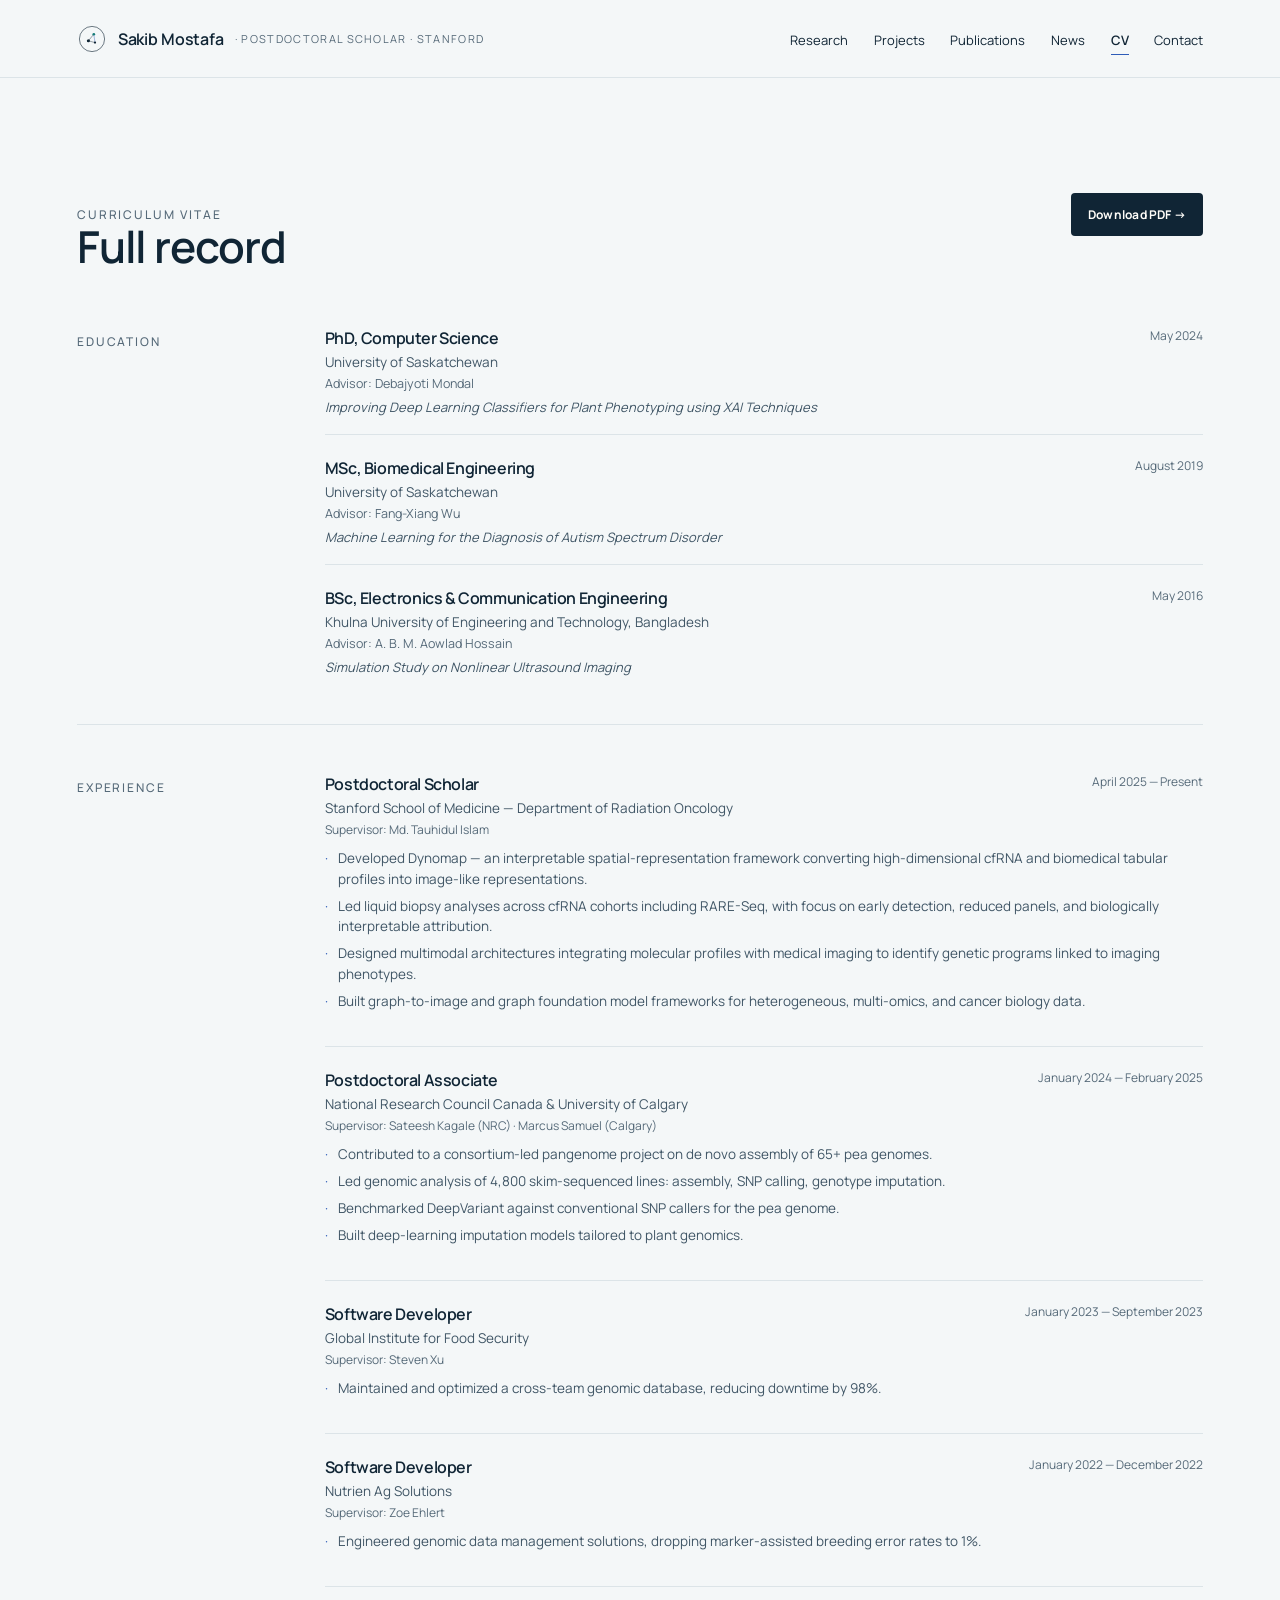
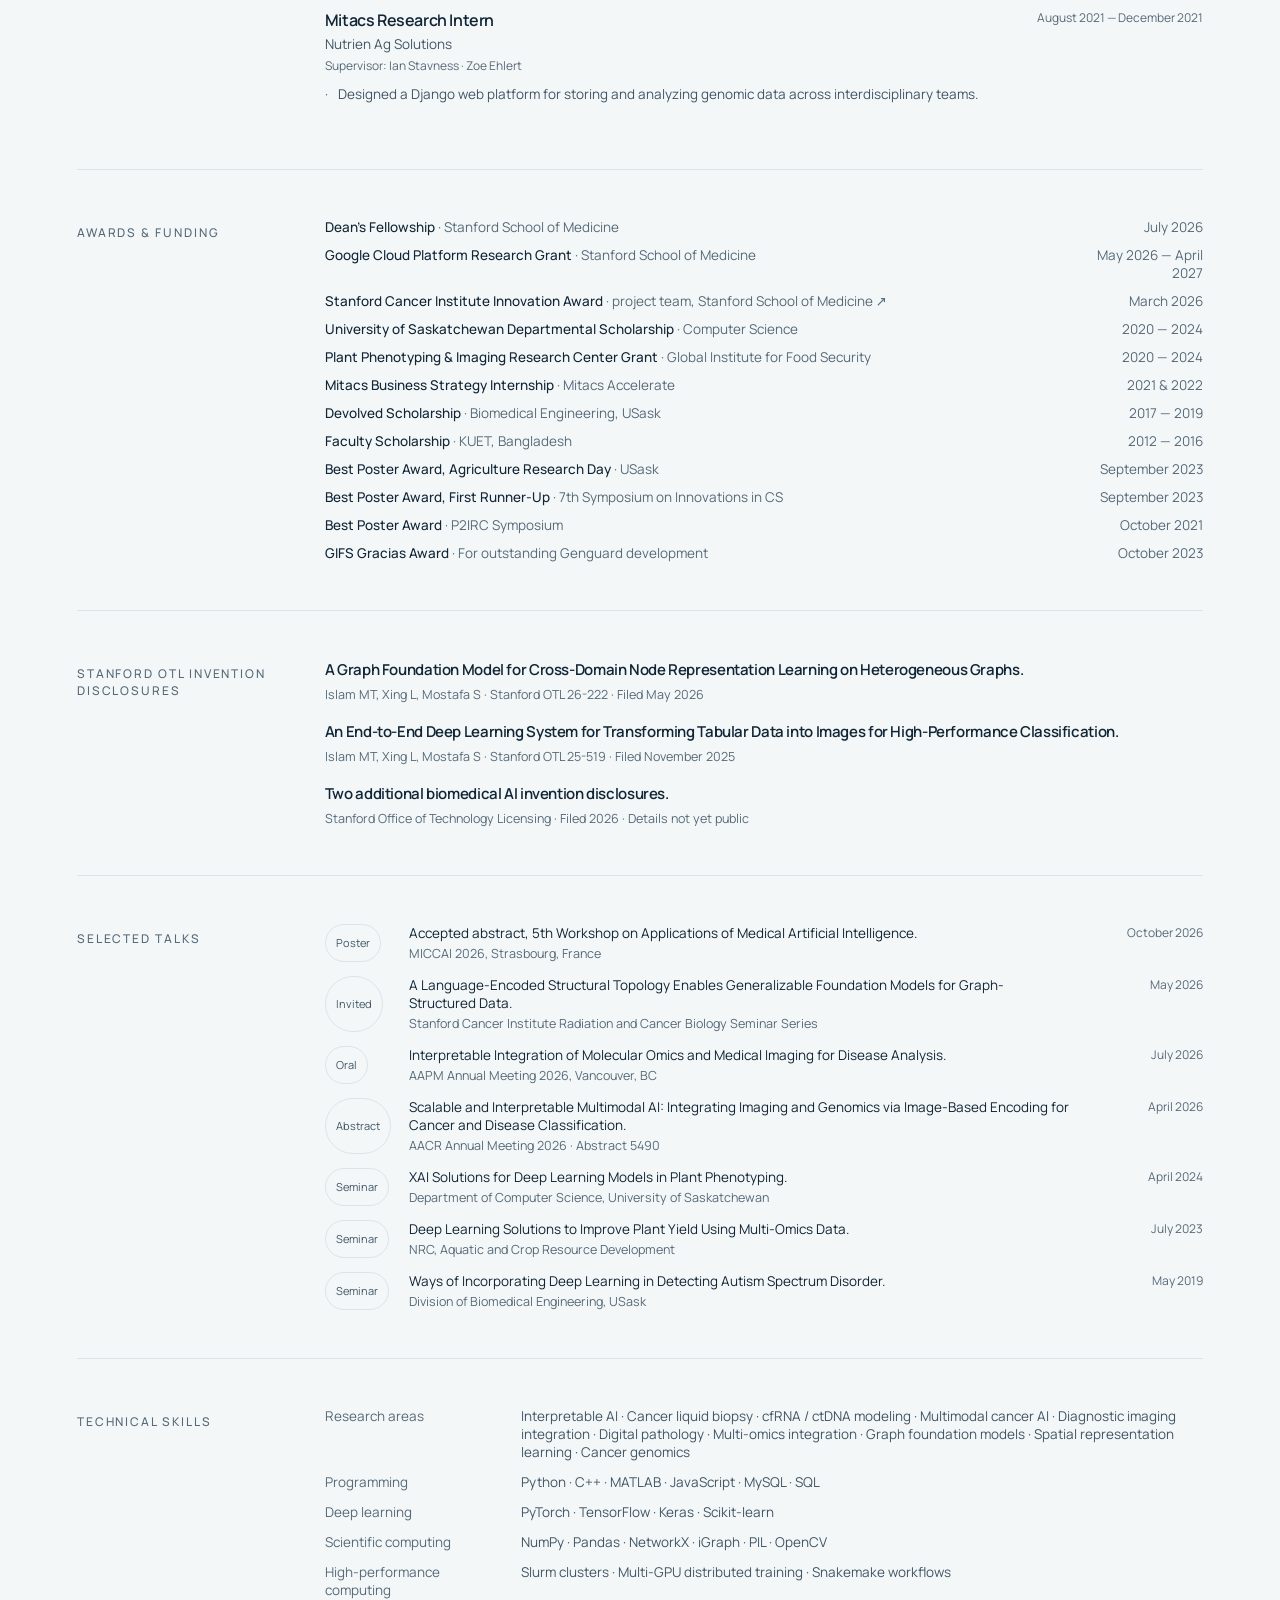
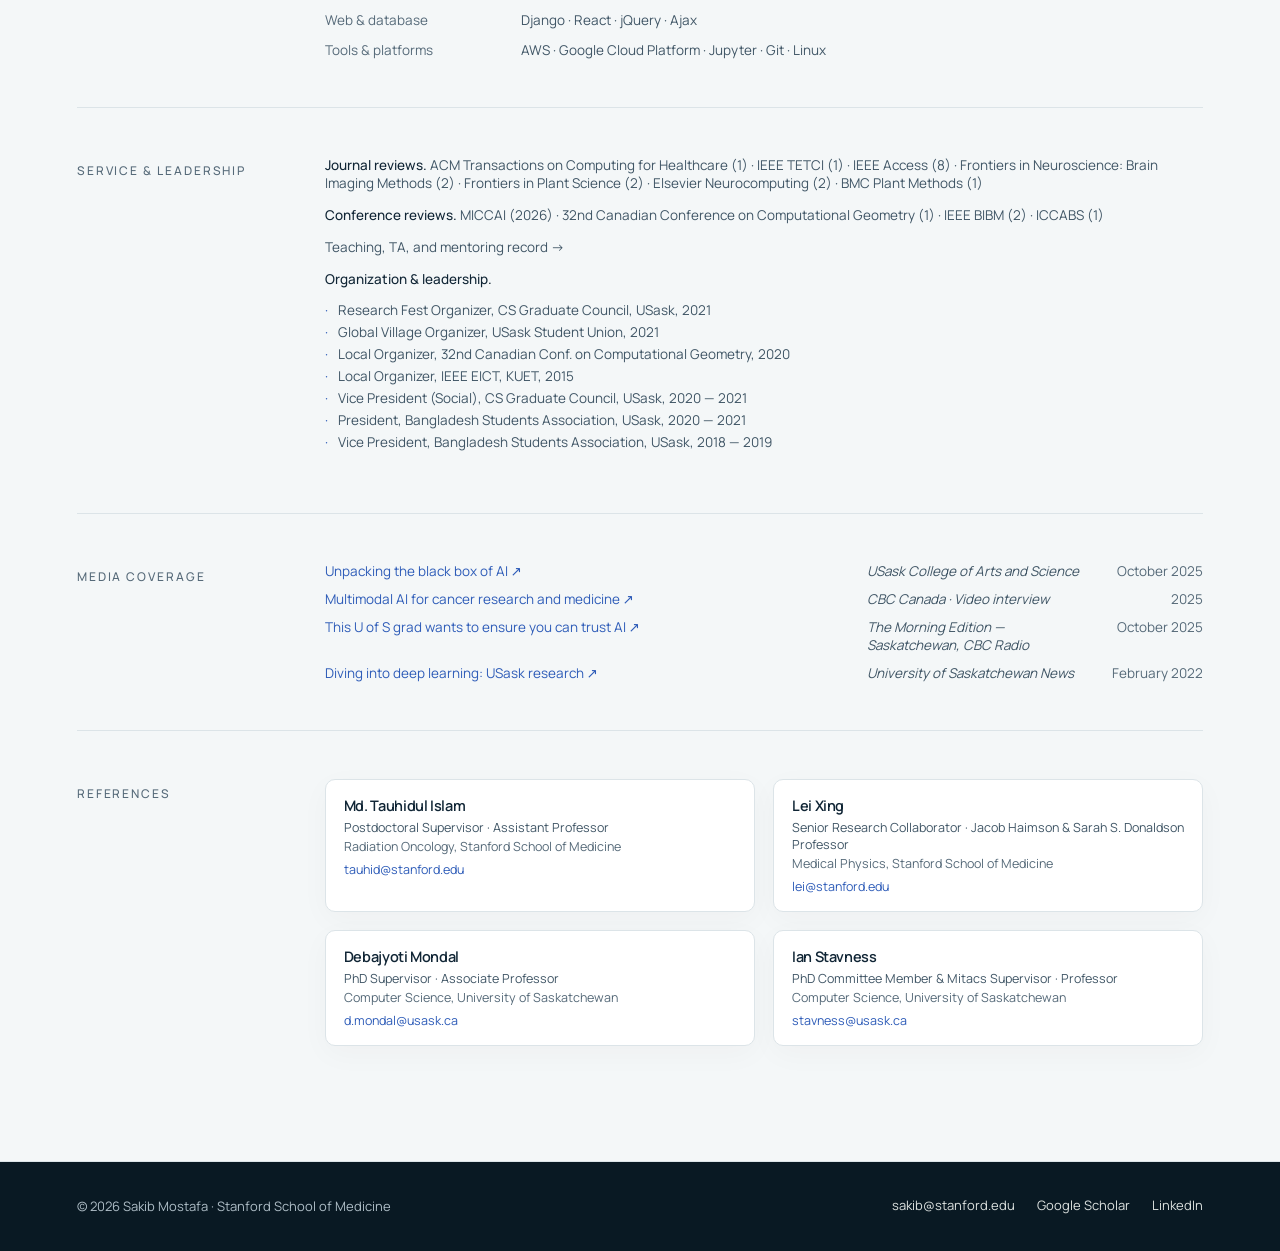
<file: cv.html>
<!doctype html>
<!-- Nav + footer are duplicated across all 6 pages by design (no build step).
     Edit all 6 when changing shared chrome. Canonical copy: index.html. -->
<html lang="en">
<head>
  <meta charset="utf-8">
  <meta name="viewport" content="width=device-width, initial-scale=1">
  <title>Sakib Mostafa · CV · Stanford</title>
  <meta name="description" content="Full curriculum vitae of Sakib Mostafa — education, experience, awards, invention disclosures, talks, technical skills, service, and references.">
  <link rel="canonical" href="https://sakibmostafa.com/cv.html">
  <meta property="og:type" content="website">
  <meta property="og:title" content="Sakib Mostafa · CV">
  <meta property="og:description" content="Full curriculum vitae — education, experience, awards, invention disclosures, talks, skills, service, and references.">
  <meta property="og:url" content="https://sakibmostafa.com/cv.html">
  <meta property="og:image" content="https://sakibmostafa.com/og.png">
  <meta name="twitter:card" content="summary_large_image">
  <link rel="preconnect" href="https://fonts.googleapis.com">
  <link rel="preconnect" href="https://fonts.gstatic.com" crossorigin>
  <link href="https://fonts.googleapis.com/css2?family=Manrope:wght@400;500;600;700&amp;family=Source+Serif+4:opsz,wght@8..60,400;8..60,500;8..60,600&amp;display=swap" rel="stylesheet">
  <link rel="icon" href="favicon.svg" type="image/svg+xml">
  <link rel="stylesheet" href="styles.css?v=20260908-1">
  <script src="site.js?v=20260908-3" defer></script>
</head>
<body>
<div class="a-root page">

  <nav class="nav">
    <a class="nav-brand" href="index.html" aria-label="Sakib Mostafa home">
      <span class="a-logo-mark">
        <svg viewBox="0 0 100 100" width="30" height="30" aria-hidden="true">
          <circle cx="50" cy="50" r="42" fill="none" stroke="#15151a" stroke-width="2"/>
          <line x1="38" y1="56" x2="60" y2="62" stroke="#15151a" stroke-width="1.4"/>
          <line x1="38" y1="56" x2="56" y2="34" stroke="#15151a" stroke-width="1.4"/>
          <line x1="60" y1="62" x2="56" y2="34" stroke="#4e8a8c" stroke-width="1.4"/>
          <circle cx="38" cy="56" r="5.2" fill="#15151a"/>
          <circle cx="60" cy="62" r="3.8" fill="#15151a"/>
          <circle cx="56" cy="34" r="4.4" fill="#b9883c"/>
        </svg>
      </span>
      <span class="nav-brand-name">Sakib Mostafa</span>
      <span class="nav-brand-sub">· Postdoctoral Scholar · Stanford</span>
    </a>
    <ul class="nav-links">
      <li><a class="nav-link" href="index.html#research-program">Research</a></li>
      <li><a class="nav-link" href="index.html#projects">Projects</a></li>
      <li><a class="nav-link" href="index.html#selected-publications">Publications</a></li>
      <li><a class="nav-link" href="index.html#news">News</a></li>
      <li><a class="nav-link is-active" href="cv.html">CV</a></li>
      <li><a class="nav-link" href="index.html#contact">Contact</a></li>
    </ul>
  </nav>

  <main class="page-body">
    <section class="section">
      <div class="cv-head">
        <div>
          <div class="a-section-label">Curriculum Vitae</div>
          <h1 class="h1-page">Full record</h1>
        </div>
        <a class="a-tag cta cta--fill" href="cv.pdf" download="Sakib_Mostafa_CV.pdf">Download PDF →</a>
      </div>

      <div class="cv-grid">

        <!-- Education -->
        <div class="a-section-label cv-label">Education</div>
        <div class="cv-list">
          <div class="edu-row">
            <div>
              <h3 class="edu-degree">PhD, Computer Science</h3>
              <div class="edu-school">University of Saskatchewan</div>
              <div class="edu-advisor">Advisor: Debajyoti Mondal</div>
              <div class="edu-thesis">Improving Deep Learning Classifiers for Plant Phenotyping using XAI Techniques</div>
            </div>
            <div class="edu-year">May 2024</div>
          </div>
          <div class="edu-row">
            <div>
              <h3 class="edu-degree">MSc, Biomedical Engineering</h3>
              <div class="edu-school">University of Saskatchewan</div>
              <div class="edu-advisor">Advisor: Fang-Xiang Wu</div>
              <div class="edu-thesis">Machine Learning for the Diagnosis of Autism Spectrum Disorder</div>
            </div>
            <div class="edu-year">August 2019</div>
          </div>
          <div class="edu-row">
            <div>
              <h3 class="edu-degree">BSc, Electronics &amp; Communication Engineering</h3>
              <div class="edu-school">Khulna University of Engineering and Technology, Bangladesh</div>
              <div class="edu-advisor">Advisor: A. B. M. Aowlad Hossain</div>
              <div class="edu-thesis">Simulation Study on Nonlinear Ultrasound Imaging</div>
            </div>
            <div class="edu-year">May 2016</div>
          </div>
        </div>

        <div class="cv-rule"></div>

        <!-- Experience -->
        <div class="a-section-label cv-label">Experience</div>
        <div class="cv-list">
          <div class="pos">
            <div class="pos-head">
              <div>
                <h3 class="pos-role">Postdoctoral Scholar</h3>
                <div class="pos-where">Stanford School of Medicine — Department of Radiation Oncology</div>
                <div class="pos-advisor">Supervisor: Md. Tauhidul Islam</div>
              </div>
              <div class="pos-dates">April 2025 — Present</div>
            </div>
            <ul class="pos-bullets">
              <li><span class="bullet">·</span>Developed Dynomap — an interpretable spatial-representation framework converting high-dimensional cfRNA and biomedical tabular profiles into image-like representations.</li>
              <li><span class="bullet">·</span>Led liquid biopsy analyses across cfRNA cohorts including RARE-Seq, with focus on early detection, reduced panels, and biologically interpretable attribution.</li>
              <li><span class="bullet">·</span>Designed multimodal architectures integrating molecular profiles with medical imaging to identify genetic programs linked to imaging phenotypes.</li>
              <li><span class="bullet">·</span>Built graph-to-image and graph foundation model frameworks for heterogeneous, multi-omics, and cancer biology data.</li>
            </ul>
          </div>
          <div class="pos">
            <div class="pos-head">
              <div>
                <h3 class="pos-role">Postdoctoral Associate</h3>
                <div class="pos-where">National Research Council Canada &amp; University of Calgary</div>
                <div class="pos-advisor">Supervisor: Sateesh Kagale (NRC) · Marcus Samuel (Calgary)</div>
              </div>
              <div class="pos-dates">January 2024 — February 2025</div>
            </div>
            <ul class="pos-bullets">
              <li><span class="bullet">·</span>Contributed to a consortium-led pangenome project on de novo assembly of 65+ pea genomes.</li>
              <li><span class="bullet">·</span>Led genomic analysis of 4,800 skim-sequenced lines: assembly, SNP calling, genotype imputation.</li>
              <li><span class="bullet">·</span>Benchmarked DeepVariant against conventional SNP callers for the pea genome.</li>
              <li><span class="bullet">·</span>Built deep-learning imputation models tailored to plant genomics.</li>
            </ul>
          </div>
          <div class="pos">
            <div class="pos-head">
              <div>
                <h3 class="pos-role">Software Developer</h3>
                <div class="pos-where">Global Institute for Food Security</div>
                <div class="pos-advisor">Supervisor: Steven Xu</div>
              </div>
              <div class="pos-dates">January 2023 — September 2023</div>
            </div>
            <ul class="pos-bullets">
              <li><span class="bullet">·</span>Maintained and optimized a cross-team genomic database, reducing downtime by 98%.</li>
            </ul>
          </div>
          <div class="pos">
            <div class="pos-head">
              <div>
                <h3 class="pos-role">Software Developer</h3>
                <div class="pos-where">Nutrien Ag Solutions</div>
                <div class="pos-advisor">Supervisor: Zoe Ehlert</div>
              </div>
              <div class="pos-dates">January 2022 — December 2022</div>
            </div>
            <ul class="pos-bullets">
              <li><span class="bullet">·</span>Engineered genomic data management solutions, dropping marker-assisted breeding error rates to 1%.</li>
            </ul>
          </div>
          <div class="pos">
            <div class="pos-head">
              <div>
                <h3 class="pos-role">Mitacs Research Intern</h3>
                <div class="pos-where">Nutrien Ag Solutions</div>
                <div class="pos-advisor">Supervisor: Ian Stavness · Zoe Ehlert</div>
              </div>
              <div class="pos-dates">August 2021 — December 2021</div>
            </div>
            <ul class="pos-bullets">
              <li><span class="bullet">·</span>Designed a Django web platform for storing and analyzing genomic data across interdisciplinary teams.</li>
            </ul>
          </div>
        </div>

        <div class="cv-rule"></div>

        <!-- Awards -->
        <div class="a-section-label cv-label">Awards &amp; funding</div>
        <div class="award-list">
          <div class="award-row">
            <div><span class="award-name">Dean’s Fellowship</span><span class="award-where"> · Stanford School of Medicine</span></div>
            <div class="award-year">July 2026</div>
          </div>
          <div class="award-row">
            <div><span class="award-name">Google Cloud Platform Research Grant</span><span class="award-where"> · Stanford School of Medicine</span></div>
            <div class="award-year">May 2026 — April 2027</div>
          </div>
          <div class="award-row">
            <div><a href="https://med.stanford.edu/cancer/research/funding/cancer-innovation-award/mar2026Islam.html" target="_blank" rel="noopener noreferrer"><span class="award-name">Stanford Cancer Institute Innovation Award</span><span class="award-where"> · project team, Stanford School of Medicine ↗</span></a></div>
            <div class="award-year">March 2026</div>
          </div>
          <div class="award-row">
            <div><span class="award-name">University of Saskatchewan Departmental Scholarship</span><span class="award-where"> · Computer Science</span></div>
            <div class="award-year">2020 — 2024</div>
          </div>
          <div class="award-row">
            <div><span class="award-name">Plant Phenotyping &amp; Imaging Research Center Grant</span><span class="award-where"> · Global Institute for Food Security</span></div>
            <div class="award-year">2020 — 2024</div>
          </div>
          <div class="award-row">
            <div><span class="award-name">Mitacs Business Strategy Internship</span><span class="award-where"> · Mitacs Accelerate</span></div>
            <div class="award-year">2021 &amp; 2022</div>
          </div>
          <div class="award-row">
            <div><span class="award-name">Devolved Scholarship</span><span class="award-where"> · Biomedical Engineering, USask</span></div>
            <div class="award-year">2017 — 2019</div>
          </div>
          <div class="award-row">
            <div><span class="award-name">Faculty Scholarship</span><span class="award-where"> · KUET, Bangladesh</span></div>
            <div class="award-year">2012 — 2016</div>
          </div>
          <div class="award-row">
            <div><span class="award-name">Best Poster Award, Agriculture Research Day</span><span class="award-where"> · USask</span></div>
            <div class="award-year">September 2023</div>
          </div>
          <div class="award-row">
            <div><span class="award-name">Best Poster Award, First Runner-Up</span><span class="award-where"> · 7th Symposium on Innovations in CS</span></div>
            <div class="award-year">September 2023</div>
          </div>
          <div class="award-row">
            <div><span class="award-name">Best Poster Award</span><span class="award-where"> · P2IRC Symposium</span></div>
            <div class="award-year">October 2021</div>
          </div>
          <div class="award-row">
            <div><span class="award-name">GIFS Gracias Award</span><span class="award-where"> · For outstanding Genguard development</span></div>
            <div class="award-year">October 2023</div>
          </div>
        </div>

        <div class="cv-rule"></div>

        <!-- Invention disclosures -->
        <div class="a-section-label cv-label">Stanford OTL invention disclosures</div>
        <div class="patent-list">
          <div>
            <h3 class="patent-title">A Graph Foundation Model for Cross-Domain Node Representation Learning on Heterogeneous Graphs.</h3>
            <div class="patent-meta">Islam MT, Xing L, Mostafa S · Stanford OTL 26-222 · Filed May 2026</div>
          </div>
          <div>
            <h3 class="patent-title">An End-to-End Deep Learning System for Transforming Tabular Data into Images for High-Performance Classification.</h3>
            <div class="patent-meta">Islam MT, Xing L, Mostafa S · Stanford OTL 25-519 · Filed November 2025</div>
          </div>
          <div>
            <h3 class="patent-title">Two additional biomedical AI invention disclosures.</h3>
            <div class="patent-meta">Stanford Office of Technology Licensing · Filed 2026 · Details not yet public</div>
          </div>
        </div>

        <div class="cv-rule"></div>

        <!-- Talks -->
        <div class="a-section-label cv-label">Selected talks</div>
        <div class="talk-list">
          <div class="talk-row">
            <span class="a-tag a-tag--sm talk-kind">Poster</span>
            <div>
              <div class="talk-title">Accepted abstract, 5th Workshop on Applications of Medical Artificial Intelligence.</div>
              <div class="talk-venue">MICCAI 2026, Strasbourg, France</div>
            </div>
            <div class="talk-date">October 2026</div>
          </div>
          <div class="talk-row">
            <span class="a-tag a-tag--sm talk-kind">Invited</span>
            <div>
              <div class="talk-title">A Language-Encoded Structural Topology Enables Generalizable Foundation Models for Graph-Structured Data.</div>
              <div class="talk-venue">Stanford Cancer Institute Radiation and Cancer Biology Seminar Series</div>
            </div>
            <div class="talk-date">May 2026</div>
          </div>
          <div class="talk-row">
            <span class="a-tag a-tag--sm talk-kind">Oral</span>
            <div>
              <div class="talk-title">Interpretable Integration of Molecular Omics and Medical Imaging for Disease Analysis.</div>
              <div class="talk-venue">AAPM Annual Meeting 2026, Vancouver, BC</div>
            </div>
            <div class="talk-date">July 2026</div>
          </div>
          <div class="talk-row">
            <span class="a-tag a-tag--sm talk-kind">Abstract</span>
            <div>
              <div class="talk-title">Scalable and Interpretable Multimodal AI: Integrating Imaging and Genomics via Image-Based Encoding for Cancer and Disease Classification.</div>
              <div class="talk-venue">AACR Annual Meeting 2026 · Abstract 5490</div>
            </div>
            <div class="talk-date">April 2026</div>
          </div>
          <div class="talk-row">
            <span class="a-tag a-tag--sm talk-kind">Seminar</span>
            <div>
              <div class="talk-title">XAI Solutions for Deep Learning Models in Plant Phenotyping.</div>
              <div class="talk-venue">Department of Computer Science, University of Saskatchewan</div>
            </div>
            <div class="talk-date">April 2024</div>
          </div>
          <div class="talk-row">
            <span class="a-tag a-tag--sm talk-kind">Seminar</span>
            <div>
              <div class="talk-title">Deep Learning Solutions to Improve Plant Yield Using Multi-Omics Data.</div>
              <div class="talk-venue">NRC, Aquatic and Crop Resource Development</div>
            </div>
            <div class="talk-date">July 2023</div>
          </div>
          <div class="talk-row">
            <span class="a-tag a-tag--sm talk-kind">Seminar</span>
            <div>
              <div class="talk-title">Ways of Incorporating Deep Learning in Detecting Autism Spectrum Disorder.</div>
              <div class="talk-venue">Division of Biomedical Engineering, USask</div>
            </div>
            <div class="talk-date">May 2019</div>
          </div>
        </div>

        <div class="cv-rule"></div>

        <!-- Skills -->
        <div class="a-section-label cv-label">Technical skills</div>
        <div class="skill-list">
          <div class="skill-row"><div class="skill-key">Research areas</div><div class="skill-val">Interpretable AI · Cancer liquid biopsy · cfRNA / ctDNA modeling · Multimodal cancer AI · Diagnostic imaging integration · Digital pathology · Multi-omics integration · Graph foundation models · Spatial representation learning · Cancer genomics</div></div>
          <div class="skill-row"><div class="skill-key">Programming</div><div class="skill-val">Python · C++ · MATLAB · JavaScript · MySQL · SQL</div></div>
          <div class="skill-row"><div class="skill-key">Deep learning</div><div class="skill-val">PyTorch · TensorFlow · Keras · Scikit-learn</div></div>
          <div class="skill-row"><div class="skill-key">Scientific computing</div><div class="skill-val">NumPy · Pandas · NetworkX · iGraph · PIL · OpenCV</div></div>
          <div class="skill-row"><div class="skill-key">High-performance computing</div><div class="skill-val">Slurm clusters · Multi-GPU distributed training · Snakemake workflows</div></div>
          <div class="skill-row"><div class="skill-key">Web &amp; database</div><div class="skill-val">Django · React · jQuery · Ajax</div></div>
          <div class="skill-row"><div class="skill-key">Tools &amp; platforms</div><div class="skill-val">AWS · Google Cloud Platform · Jupyter · Git · Linux</div></div>
        </div>

        <div class="cv-rule"></div>

        <!-- Service -->
        <div class="a-section-label cv-label">Service &amp; leadership</div>
        <div class="service-list">
          <div><span class="service-lead">Journal reviews. </span>ACM Transactions on Computing for Healthcare (1) · IEEE TETCI (1) · IEEE Access (8) · Frontiers in Neuroscience: Brain Imaging Methods (2) · Frontiers in Plant Science (2) · Elsevier Neurocomputing (2) · BMC Plant Methods (1)</div>
          <div><span class="service-lead">Conference reviews. </span>MICCAI (2026) · 32nd Canadian Conference on Computational Geometry (1) · IEEE BIBM (2) · ICCABS (1)</div>
          <div><a href="teaching.html" class="a-link-underline a-link-accent">Teaching, TA, and mentoring record →</a></div>
          <div>
            <div class="service-sub">Organization &amp; leadership.</div>
            <ul class="service-sublist">
              <li><span class="bullet">·</span>Research Fest Organizer, CS Graduate Council, USask, 2021</li>
              <li><span class="bullet">·</span>Global Village Organizer, USask Student Union, 2021</li>
              <li><span class="bullet">·</span>Local Organizer, 32nd Canadian Conf. on Computational Geometry, 2020</li>
              <li><span class="bullet">·</span>Local Organizer, IEEE EICT, KUET, 2015</li>
              <li><span class="bullet">·</span>Vice President (Social), CS Graduate Council, USask, 2020 — 2021</li>
              <li><span class="bullet">·</span>President, Bangladesh Students Association, USask, 2020 — 2021</li>
              <li><span class="bullet">·</span>Vice President, Bangladesh Students Association, USask, 2018 — 2019</li>
            </ul>
          </div>
        </div>

        <div class="cv-rule"></div>

        <!-- Media -->
        <div class="a-section-label cv-label">Media coverage</div>
        <div class="media-list">
          <div class="media-row">
            <div class="media-headline"><a href="https://artsandscience.usask.ca/news/articles/11128/Unpacking_the_black_box_of_AI" target="_blank" rel="noopener noreferrer">Unpacking the black box of AI ↗</a></div>
            <div class="media-outlet">USask College of Arts and Science</div>
            <div class="media-year">October 2025</div>
          </div>
          <div class="media-row">
            <div class="media-headline"><a href="https://www.cbc.ca/player/play/video/9.6948775" target="_blank" rel="noopener noreferrer">Multimodal AI for cancer research and medicine ↗</a></div>
            <div class="media-outlet">CBC Canada · Video interview</div>
            <div class="media-year">2025</div>
          </div>
          <div class="media-row">
            <div class="media-headline"><a href="https://www.cbc.ca/listen/live-radio/1-66-the-morning-edition-sask/clip/16178291-this-u-s-grad-wants-ensure-trust-ai" target="_blank" rel="noopener noreferrer">This U of S grad wants to ensure you can trust AI ↗</a></div>
            <div class="media-outlet">The Morning Edition — Saskatchewan, CBC Radio</div>
            <div class="media-year">October 2025</div>
          </div>
          <div class="media-row">
            <div class="media-headline"><a href="https://news.usask.ca/articles/research/2022/research-diving-into-deep-learning-usask-research.php" target="_blank" rel="noopener noreferrer">Diving into deep learning: USask research ↗</a></div>
            <div class="media-outlet">University of Saskatchewan News</div>
            <div class="media-year">February 2022</div>
          </div>
        </div>

        <div class="cv-rule"></div>

        <!-- References -->
        <div class="a-section-label cv-label">References</div>
        <div class="ref-grid">
          <div class="a-card ref-card">
            <h4 class="ref-name">Md. Tauhidul Islam</h4>
            <div class="ref-role">Postdoctoral Supervisor · Assistant Professor</div>
            <div class="ref-where">Radiation Oncology, Stanford School of Medicine</div>
            <div class="ref-email">tauhid@stanford.edu</div>
          </div>
          <div class="a-card ref-card">
            <h4 class="ref-name">Lei Xing</h4>
            <div class="ref-role">Senior Research Collaborator · Jacob Haimson &amp; Sarah S. Donaldson Professor</div>
            <div class="ref-where">Medical Physics, Stanford School of Medicine</div>
            <div class="ref-email">lei@stanford.edu</div>
          </div>
          <div class="a-card ref-card">
            <h4 class="ref-name">Debajyoti Mondal</h4>
            <div class="ref-role">PhD Supervisor · Associate Professor</div>
            <div class="ref-where">Computer Science, University of Saskatchewan</div>
            <div class="ref-email">d.mondal@usask.ca</div>
          </div>
          <div class="a-card ref-card">
            <h4 class="ref-name">Ian Stavness</h4>
            <div class="ref-role">PhD Committee Member &amp; Mitacs Supervisor · Professor</div>
            <div class="ref-where">Computer Science, University of Saskatchewan</div>
            <div class="ref-email">stavness@usask.ca</div>
          </div>
        </div>

      </div>
    </section>
  </main>

  <footer class="footer">
    <span>© 2026 Sakib Mostafa · Stanford School of Medicine</span>
    <div class="footer-links">
      <a href="mailto:sakib@stanford.edu" class="a-link-underline">sakib@stanford.edu</a>
      <a href="https://scholar.google.com/citations?user=iDKl2-AAAAAJ&amp;hl=en" target="_blank" rel="noopener noreferrer" class="a-link-underline">Google Scholar</a>
      <a href="https://www.linkedin.com/in/sakib-mostafa/" target="_blank" rel="noopener noreferrer" class="a-link-underline">LinkedIn</a>
    </div>
  </footer>

</div>
</body>
</html>
</file>
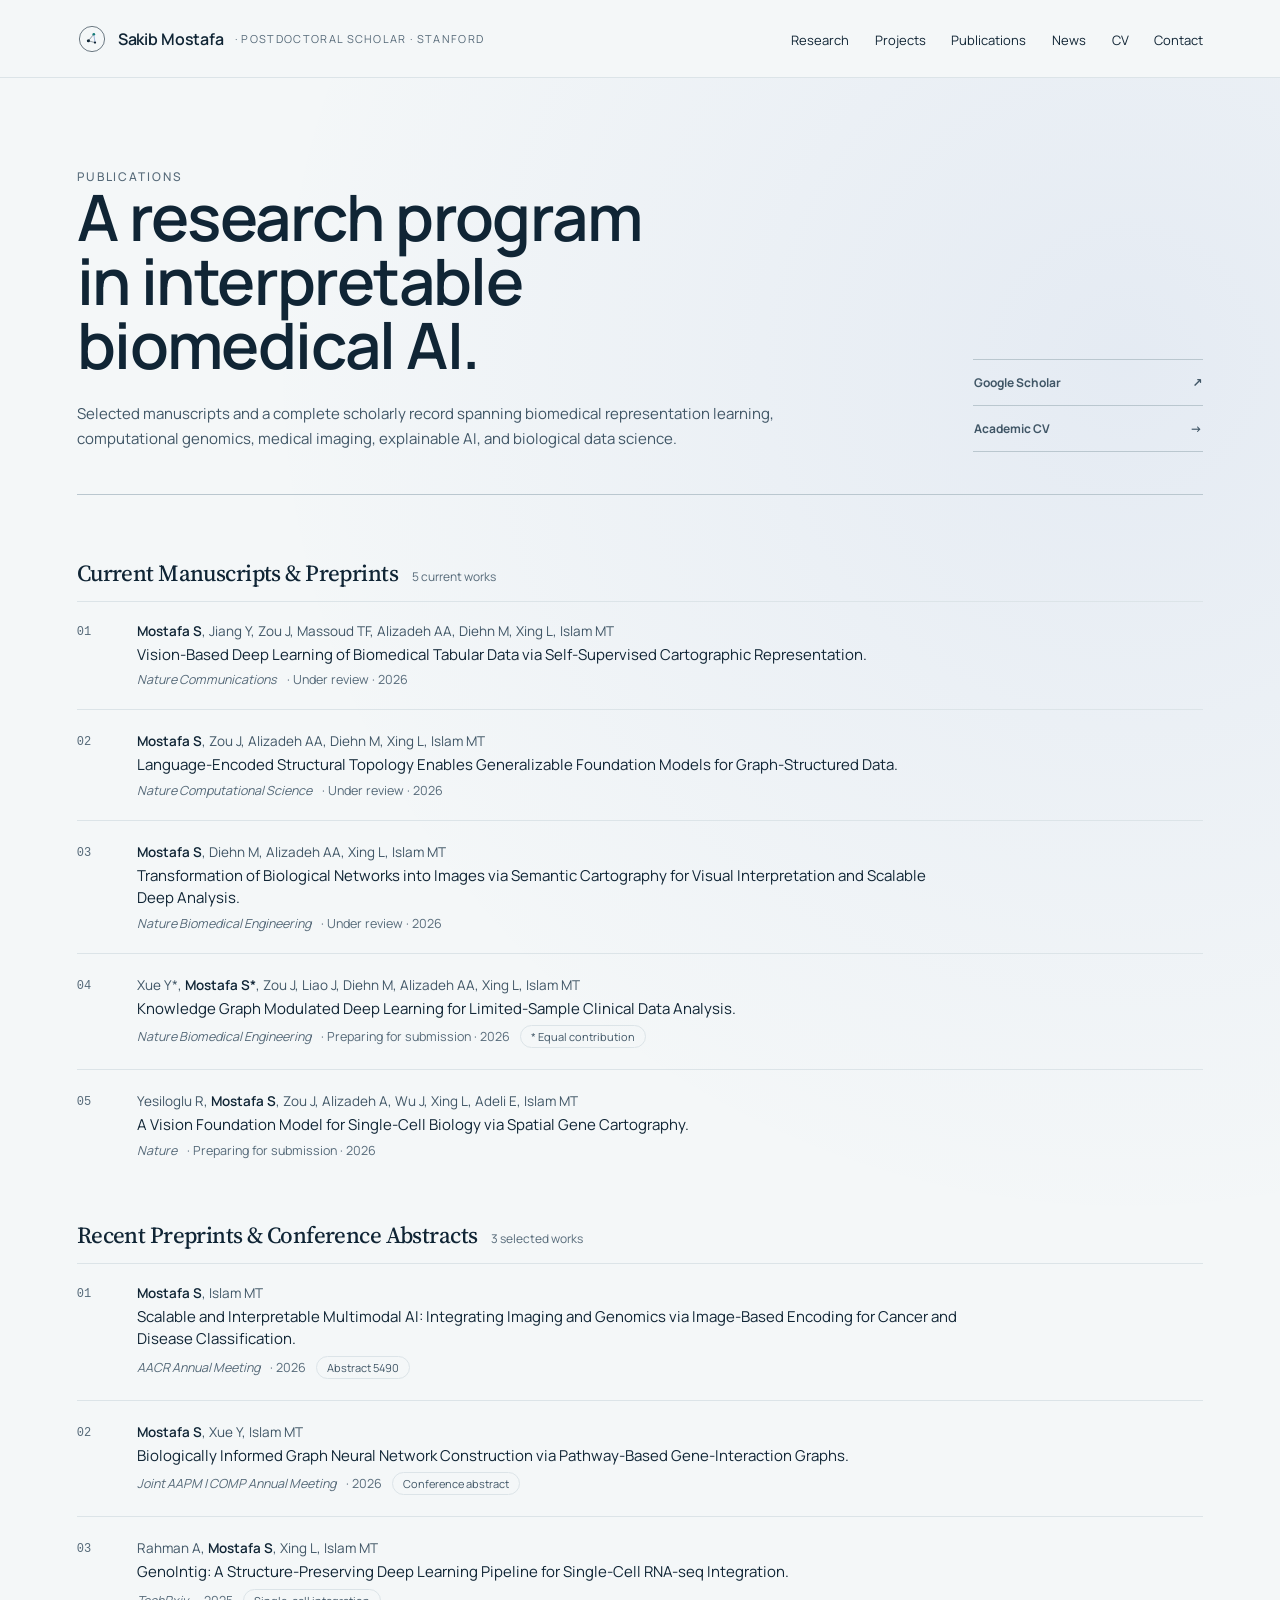
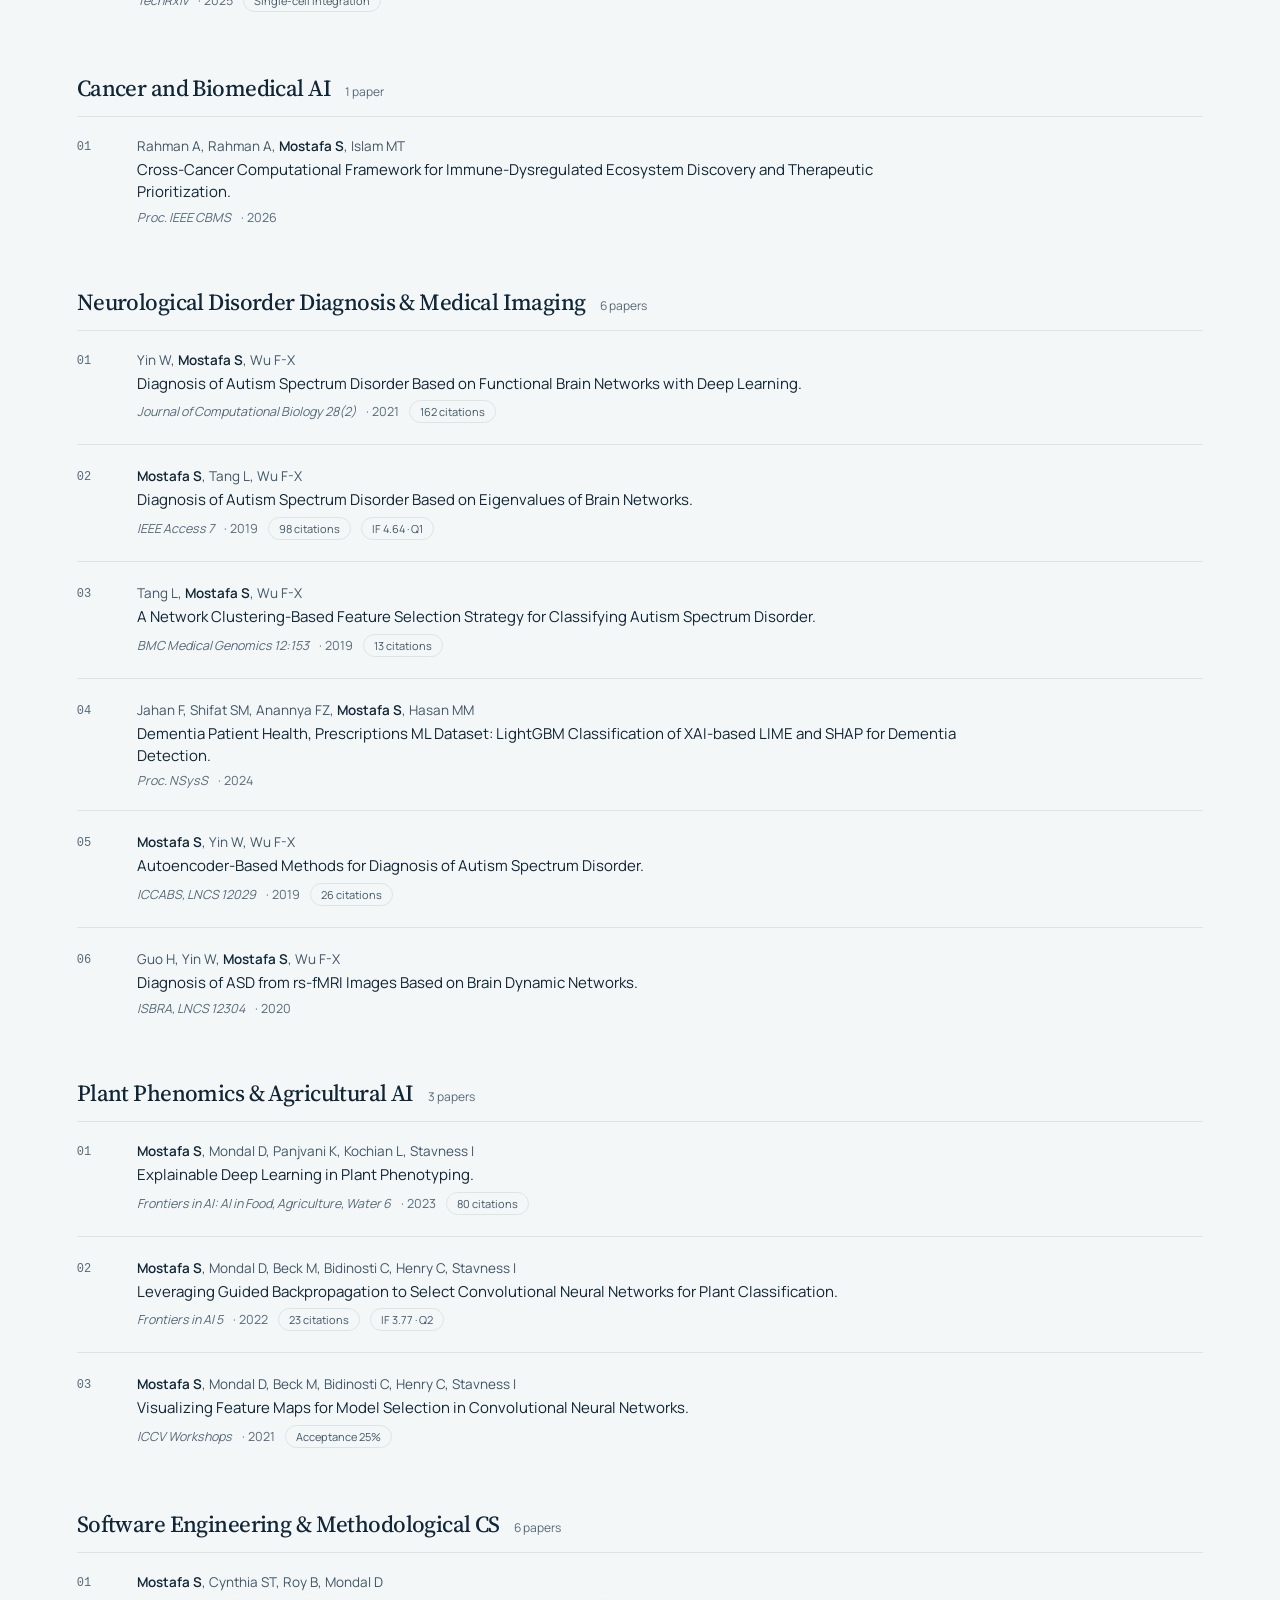
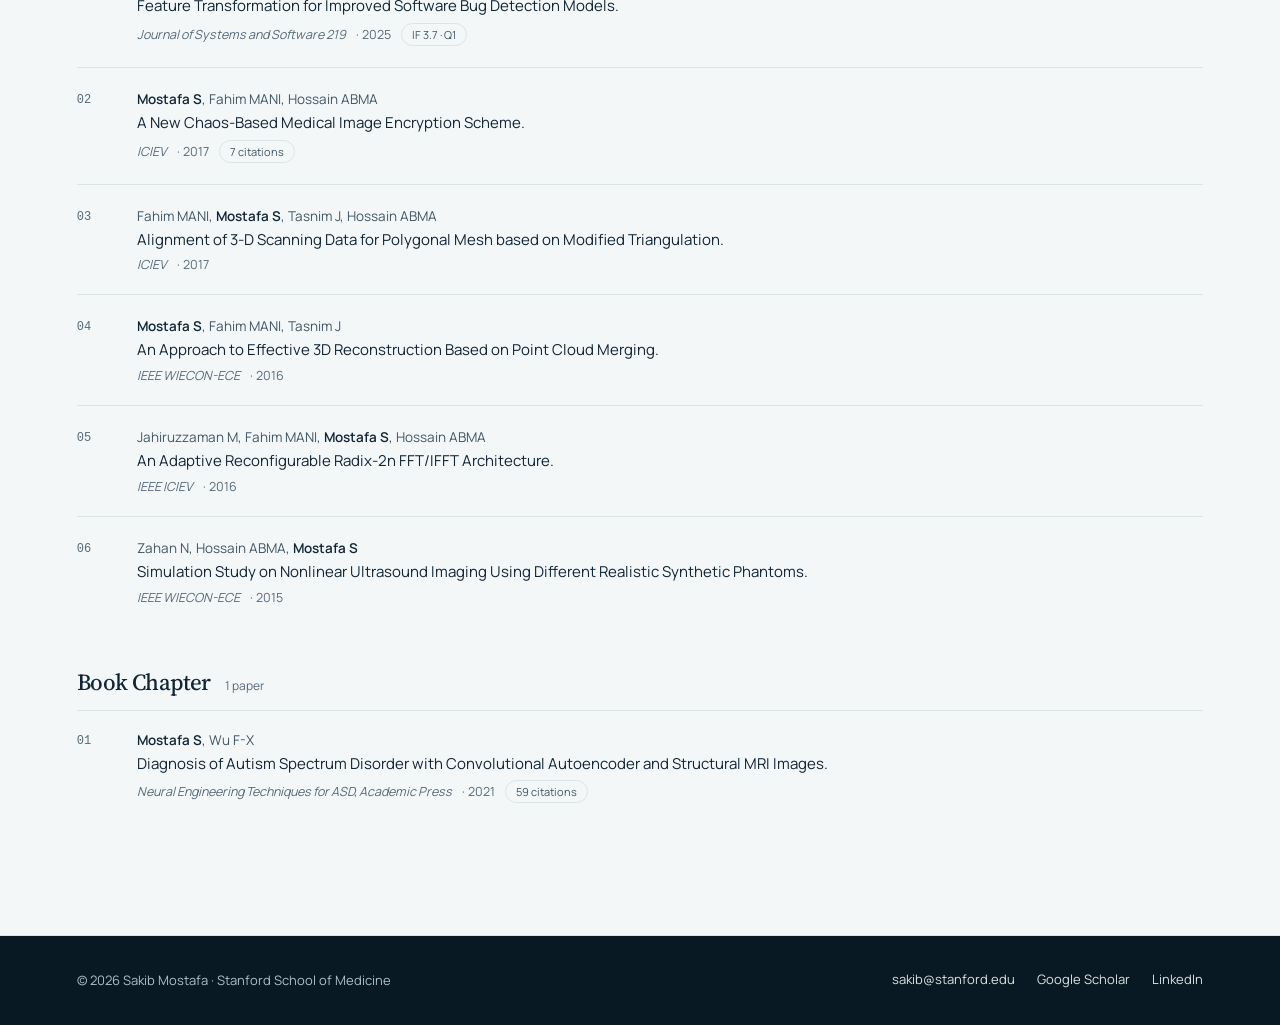
<file: publications.html>
<!doctype html>
<!-- Nav + footer are duplicated across all 6 pages by design (no build step).
     Edit all 6 when changing shared chrome. Canonical copy: index.html. -->
<html lang="en">
<head>
  <meta charset="utf-8">
  <meta name="viewport" content="width=device-width, initial-scale=1">
  <title>Sakib Mostafa · Publications · Stanford</title>
  <meta name="description" content="Selected publications and preprints by Sakib Mostafa across biomedical AI, graph learning, medical imaging, explainable AI, and computational genomics.">
  <link rel="canonical" href="https://sakibmostafa.com/publications.html">
  <meta property="og:type" content="website">
  <meta property="og:title" content="Sakib Mostafa · Publications">
  <meta property="og:description" content="Recent preprints and peer-reviewed work with 560+ citations across biomedical AI, genomics, medical imaging, and explainable AI.">
  <meta property="og:url" content="https://sakibmostafa.com/publications.html">
  <meta property="og:image" content="https://sakibmostafa.com/og.png">
  <meta name="twitter:card" content="summary_large_image">
  <link rel="preconnect" href="https://fonts.googleapis.com">
  <link rel="preconnect" href="https://fonts.gstatic.com" crossorigin>
  <link href="https://fonts.googleapis.com/css2?family=Manrope:wght@400;500;600;700&amp;family=Source+Serif+4:opsz,wght@8..60,400;8..60,500;8..60,600&amp;display=swap" rel="stylesheet">
  <link rel="icon" href="favicon.svg" type="image/svg+xml">
  <link rel="stylesheet" href="styles.css?v=20260908-1">
  <script src="site.js?v=20260908-3" defer></script>
</head>
<body>
<div class="a-root page">

  <nav class="nav">
    <a class="nav-brand" href="index.html" aria-label="Sakib Mostafa home">
      <span class="a-logo-mark">
        <svg viewBox="0 0 100 100" width="30" height="30" aria-hidden="true">
          <circle cx="50" cy="50" r="42" fill="none" stroke="#15151a" stroke-width="2"/>
          <line x1="38" y1="56" x2="60" y2="62" stroke="#15151a" stroke-width="1.4"/>
          <line x1="38" y1="56" x2="56" y2="34" stroke="#15151a" stroke-width="1.4"/>
          <line x1="60" y1="62" x2="56" y2="34" stroke="#4e8a8c" stroke-width="1.4"/>
          <circle cx="38" cy="56" r="5.2" fill="#15151a"/>
          <circle cx="60" cy="62" r="3.8" fill="#15151a"/>
          <circle cx="56" cy="34" r="4.4" fill="#b9883c"/>
        </svg>
      </span>
      <span class="nav-brand-name">Sakib Mostafa</span>
      <span class="nav-brand-sub">· Postdoctoral Scholar · Stanford</span>
    </a>
    <ul class="nav-links">
      <li><a class="nav-link" href="index.html#research-program">Research</a></li>
      <li><a class="nav-link" href="index.html#projects">Projects</a></li>
      <li><a class="nav-link" href="index.html#selected-publications">Publications</a></li>
      <li><a class="nav-link" href="index.html#news">News</a></li>
      <li><a class="nav-link" href="cv.html">CV</a></li>
      <li><a class="nav-link" href="index.html#contact">Contact</a></li>
    </ul>
  </nav>

  <main class="page-body">
    <section class="section publication-page-head">
      <div class="publication-heading">
        <div>
          <div class="a-section-label">Publications</div>
          <h1 class="h1-page">A research program in interpretable biomedical AI.</h1>
          <p class="intro">Selected manuscripts and a complete scholarly record spanning biomedical representation learning, computational genomics, medical imaging, explainable AI, and biological data science.</p>
        </div>
        <div class="publication-heading-links" aria-label="Publication resources">
          <a href="https://scholar.google.com/citations?user=iDKl2-AAAAAJ&amp;hl=en" target="_blank" rel="noopener noreferrer"><span>Google Scholar</span><span aria-hidden="true">↗</span></a>
          <a href="cv.html"><span>Academic CV</span><span aria-hidden="true">→</span></a>
        </div>
      </div>

      <div class="pub-groups">

        <div>
          <div class="pub-group-head">
            <h3>Current Manuscripts &amp; Preprints</h3>
            <span class="pub-count">5 current works</span>
          </div>
          <ol class="pub-list">
            <li class="pub-item">
              <div class="pub-num">01</div>
              <div>
                <div class="pub-authors"><span class="author-self">Mostafa S</span>, Jiang Y, Zou J, Massoud TF, Alizadeh AA, Diehn M, Xing L, Islam MT</div>
                <div class="pub-title"><a href="https://arxiv.org/abs/2603.22675" target="_blank" rel="noopener noreferrer" class="a-link-underline">Vision-Based Deep Learning of Biomedical Tabular Data via Self-Supervised Cartographic Representation.</a></div>
                <div class="pub-meta"><span class="pub-venue">Nature Communications</span><span>· Under review · 2026</span></div>
              </div>
            </li>
            <li class="pub-item">
              <div class="pub-num">02</div>
              <div>
                <div class="pub-authors"><span class="author-self">Mostafa S</span>, Zou J, Alizadeh AA, Diehn M, Xing L, Islam MT</div>
                <div class="pub-title"><a href="https://arxiv.org/abs/2604.06391" target="_blank" rel="noopener noreferrer" class="a-link-underline">Language-Encoded Structural Topology Enables Generalizable Foundation Models for Graph-Structured Data.</a></div>
                <div class="pub-meta"><span class="pub-venue">Nature Computational Science</span><span>· Under review · 2026</span></div>
              </div>
            </li>
            <li class="pub-item">
              <div class="pub-num">03</div>
              <div>
                <div class="pub-authors"><span class="author-self">Mostafa S</span>, Diehn M, Alizadeh AA, Xing L, Islam MT</div>
                <div class="pub-title"><a href="https://arxiv.org/abs/2512.07040" target="_blank" rel="noopener noreferrer" class="a-link-underline">Transformation of Biological Networks into Images via Semantic Cartography for Visual Interpretation and Scalable Deep Analysis.</a></div>
                <div class="pub-meta"><span class="pub-venue">Nature Biomedical Engineering</span><span>· Under review · 2026</span></div>
              </div>
            </li>
            <li class="pub-item">
              <div class="pub-num">04</div>
              <div>
                <div class="pub-authors">Xue Y*, <span class="author-self">Mostafa S*</span>, Zou J, Liao J, Diehn M, Alizadeh AA, Xing L, Islam MT</div>
                <div class="pub-title"><a href="https://arxiv.org/abs/2605.24162" target="_blank" rel="noopener noreferrer" class="a-link-underline">Knowledge Graph Modulated Deep Learning for Limited-Sample Clinical Data Analysis.</a></div>
                <div class="pub-meta"><span class="pub-venue">Nature Biomedical Engineering</span><span>· Preparing for submission · 2026</span><span class="a-tag a-tag--sm">* Equal contribution</span></div>
              </div>
            </li>
            <li class="pub-item">
              <div class="pub-num">05</div>
              <div>
                <div class="pub-authors">Yesiloglu R, <span class="author-self">Mostafa S</span>, Zou J, Alizadeh A, Wu J, Xing L, Adeli E, Islam MT</div>
                <div class="pub-title"><a href="https://arxiv.org/abs/2607.14163" target="_blank" rel="noopener noreferrer" class="a-link-underline">A Vision Foundation Model for Single-Cell Biology via Spatial Gene Cartography.</a></div>
                <div class="pub-meta"><span class="pub-venue">Nature</span><span>· Preparing for submission · 2026</span></div>
              </div>
            </li>
          </ol>
        </div>

        <div>
          <div class="pub-group-head">
            <h3>Recent Preprints &amp; Conference Abstracts</h3>
            <span class="pub-count">3 selected works</span>
          </div>
          <ol class="pub-list">
            <li class="pub-item">
              <div class="pub-num">01</div>
              <div>
                <div class="pub-authors"><span class="author-self">Mostafa S</span>, Islam MT</div>
                <div class="pub-title"><a href="https://doi.org/10.1158/1538-7445.AM2026-5490" target="_blank" rel="noopener noreferrer" class="a-link-underline">Scalable and Interpretable Multimodal AI: Integrating Imaging and Genomics via Image-Based Encoding for Cancer and Disease Classification.</a></div>
                <div class="pub-meta"><span class="pub-venue">AACR Annual Meeting</span><span>· 2026</span><span class="a-tag a-tag--sm">Abstract 5490</span></div>
              </div>
            </li>
            <li class="pub-item">
              <div class="pub-num">02</div>
              <div>
                <div class="pub-authors"><span class="author-self">Mostafa S</span>, Xue Y, Islam MT</div>
                <div class="pub-title">Biologically Informed Graph Neural Network Construction via Pathway-Based Gene-Interaction Graphs.</div>
                <div class="pub-meta"><span class="pub-venue">Joint AAPM | COMP Annual Meeting</span><span>· 2026</span><span class="a-tag a-tag--sm">Conference abstract</span></div>
              </div>
            </li>
            <li class="pub-item">
              <div class="pub-num">03</div>
              <div>
                <div class="pub-authors">Rahman A, <span class="author-self">Mostafa S</span>, Xing L, Islam MT</div>
                <div class="pub-title"><a href="https://www.techrxiv.org/doi/abs/10.36227/techrxiv.176410489.90812149" target="_blank" rel="noopener noreferrer" class="a-link-underline">GenoIntig: A Structure-Preserving Deep Learning Pipeline for Single-Cell RNA-seq Integration.</a></div>
                <div class="pub-meta"><span class="pub-venue">TechRxiv</span><span>· 2025</span><span class="a-tag a-tag--sm">Single-cell integration</span></div>
              </div>
            </li>
          </ol>
        </div>

        <div>
          <div class="pub-group-head">
            <h3>Cancer and Biomedical AI</h3>
            <span class="pub-count">1 paper</span>
          </div>
          <ol class="pub-list">
            <li class="pub-item">
              <div class="pub-num">01</div>
              <div>
                <div class="pub-authors">Rahman A, Rahman A, <span class="author-self">Mostafa S</span>, Islam MT</div>
                <div class="pub-title">Cross-Cancer Computational Framework for Immune-Dysregulated Ecosystem Discovery and Therapeutic Prioritization.</div>
                <div class="pub-meta">
                  <span class="pub-venue">Proc. IEEE CBMS</span>
                  <span>· 2026</span>
                </div>
              </div>
            </li>
          </ol>
        </div>

        <div>
          <div class="pub-group-head">
            <h3>Neurological Disorder Diagnosis &amp; Medical Imaging</h3>
            <span class="pub-count">6 papers</span>
          </div>
          <ol class="pub-list">
            <li class="pub-item">
              <div class="pub-num">01</div>
              <div>
                <div class="pub-authors">Yin W, <span class="author-self">Mostafa S</span>, Wu F-X</div>
                <div class="pub-title">Diagnosis of Autism Spectrum Disorder Based on Functional Brain Networks with Deep Learning.</div>
                <div class="pub-meta">
                  <span class="pub-venue">Journal of Computational Biology 28(2)</span>
                  <span>· 2021</span>
                  <span class="a-tag a-tag--sm">162 citations</span>
                </div>
              </div>
            </li>
            <li class="pub-item">
              <div class="pub-num">02</div>
              <div>
                <div class="pub-authors"><span class="author-self">Mostafa S</span>, Tang L, Wu F-X</div>
                <div class="pub-title">Diagnosis of Autism Spectrum Disorder Based on Eigenvalues of Brain Networks.</div>
                <div class="pub-meta">
                  <span class="pub-venue">IEEE Access 7</span>
                  <span>· 2019</span>
                  <span class="a-tag a-tag--sm">98 citations</span>
                  <span class="a-tag a-tag--sm">IF 4.64 · Q1</span>
                </div>
              </div>
            </li>
            <li class="pub-item">
              <div class="pub-num">03</div>
              <div>
                <div class="pub-authors">Tang L, <span class="author-self">Mostafa S</span>, Wu F-X</div>
                <div class="pub-title">A Network Clustering-Based Feature Selection Strategy for Classifying Autism Spectrum Disorder.</div>
                <div class="pub-meta">
                  <span class="pub-venue">BMC Medical Genomics 12:153</span>
                  <span>· 2019</span>
                  <span class="a-tag a-tag--sm">13 citations</span>
                </div>
              </div>
            </li>
            <li class="pub-item">
              <div class="pub-num">04</div>
              <div>
                <div class="pub-authors">Jahan F, Shifat SM, Anannya FZ, <span class="author-self">Mostafa S</span>, Hasan MM</div>
                <div class="pub-title">Dementia Patient Health, Prescriptions ML Dataset: LightGBM Classification of XAI-based LIME and SHAP for Dementia Detection.</div>
                <div class="pub-meta">
                  <span class="pub-venue">Proc. NSysS</span>
                  <span>· 2024</span>
                </div>
              </div>
            </li>
            <li class="pub-item">
              <div class="pub-num">05</div>
              <div>
                <div class="pub-authors"><span class="author-self">Mostafa S</span>, Yin W, Wu F-X</div>
                <div class="pub-title">Autoencoder-Based Methods for Diagnosis of Autism Spectrum Disorder.</div>
                <div class="pub-meta">
                  <span class="pub-venue">ICCABS, LNCS 12029</span>
                  <span>· 2019</span>
                  <span class="a-tag a-tag--sm">26 citations</span>
                </div>
              </div>
            </li>
            <li class="pub-item">
              <div class="pub-num">06</div>
              <div>
                <div class="pub-authors">Guo H, Yin W, <span class="author-self">Mostafa S</span>, Wu F-X</div>
                <div class="pub-title">Diagnosis of ASD from rs-fMRI Images Based on Brain Dynamic Networks.</div>
                <div class="pub-meta">
                  <span class="pub-venue">ISBRA, LNCS 12304</span>
                  <span>· 2020</span>
                </div>
              </div>
            </li>
          </ol>
        </div>

        <div>
          <div class="pub-group-head">
            <h3>Plant Phenomics &amp; Agricultural AI</h3>
            <span class="pub-count">3 papers</span>
          </div>
          <ol class="pub-list">
            <li class="pub-item">
              <div class="pub-num">01</div>
              <div>
                <div class="pub-authors"><span class="author-self">Mostafa S</span>, Mondal D, Panjvani K, Kochian L, Stavness I</div>
                <div class="pub-title">Explainable Deep Learning in Plant Phenotyping.</div>
                <div class="pub-meta">
                  <span class="pub-venue">Frontiers in AI: AI in Food, Agriculture, Water 6</span>
                  <span>· 2023</span>
                  <span class="a-tag a-tag--sm">80 citations</span>
                </div>
              </div>
            </li>
            <li class="pub-item">
              <div class="pub-num">02</div>
              <div>
                <div class="pub-authors"><span class="author-self">Mostafa S</span>, Mondal D, Beck M, Bidinosti C, Henry C, Stavness I</div>
                <div class="pub-title">Leveraging Guided Backpropagation to Select Convolutional Neural Networks for Plant Classification.</div>
                <div class="pub-meta">
                  <span class="pub-venue">Frontiers in AI 5</span>
                  <span>· 2022</span>
                  <span class="a-tag a-tag--sm">23 citations</span>
                  <span class="a-tag a-tag--sm">IF 3.77 · Q2</span>
                </div>
              </div>
            </li>
            <li class="pub-item">
              <div class="pub-num">03</div>
              <div>
                <div class="pub-authors"><span class="author-self">Mostafa S</span>, Mondal D, Beck M, Bidinosti C, Henry C, Stavness I</div>
                <div class="pub-title">Visualizing Feature Maps for Model Selection in Convolutional Neural Networks.</div>
                <div class="pub-meta">
                  <span class="pub-venue">ICCV Workshops</span>
                  <span>· 2021</span>
                  <span class="a-tag a-tag--sm">Acceptance 25%</span>
                </div>
              </div>
            </li>
          </ol>
        </div>

        <div>
          <div class="pub-group-head">
            <h3>Software Engineering &amp; Methodological CS</h3>
            <span class="pub-count">6 papers</span>
          </div>
          <ol class="pub-list">
            <li class="pub-item">
              <div class="pub-num">01</div>
              <div>
                <div class="pub-authors"><span class="author-self">Mostafa S</span>, Cynthia ST, Roy B, Mondal D</div>
                <div class="pub-title">Feature Transformation for Improved Software Bug Detection Models.</div>
                <div class="pub-meta">
                  <span class="pub-venue">Journal of Systems and Software 219</span>
                  <span>· 2025</span>
                  <span class="a-tag a-tag--sm">IF 3.7 · Q1</span>
                </div>
              </div>
            </li>
            <li class="pub-item">
              <div class="pub-num">02</div>
              <div>
                <div class="pub-authors"><span class="author-self">Mostafa S</span>, Fahim MANI, Hossain ABMA</div>
                <div class="pub-title">A New Chaos-Based Medical Image Encryption Scheme.</div>
                <div class="pub-meta">
                  <span class="pub-venue">ICIEV</span>
                  <span>· 2017</span>
                  <span class="a-tag a-tag--sm">7 citations</span>
                </div>
              </div>
            </li>
            <li class="pub-item">
              <div class="pub-num">03</div>
              <div>
                <div class="pub-authors">Fahim MANI, <span class="author-self">Mostafa S</span>, Tasnim J, Hossain ABMA</div>
                <div class="pub-title">Alignment of 3-D Scanning Data for Polygonal Mesh based on Modified Triangulation.</div>
                <div class="pub-meta">
                  <span class="pub-venue">ICIEV</span>
                  <span>· 2017</span>
                </div>
              </div>
            </li>
            <li class="pub-item">
              <div class="pub-num">04</div>
              <div>
                <div class="pub-authors"><span class="author-self">Mostafa S</span>, Fahim MANI, Tasnim J</div>
                <div class="pub-title">An Approach to Effective 3D Reconstruction Based on Point Cloud Merging.</div>
                <div class="pub-meta">
                  <span class="pub-venue">IEEE WIECON-ECE</span>
                  <span>· 2016</span>
                </div>
              </div>
            </li>
            <li class="pub-item">
              <div class="pub-num">05</div>
              <div>
                <div class="pub-authors">Jahiruzzaman M, Fahim MANI, <span class="author-self">Mostafa S</span>, Hossain ABMA</div>
                <div class="pub-title">An Adaptive Reconfigurable Radix-2n FFT/IFFT Architecture.</div>
                <div class="pub-meta">
                  <span class="pub-venue">IEEE ICIEV</span>
                  <span>· 2016</span>
                </div>
              </div>
            </li>
            <li class="pub-item">
              <div class="pub-num">06</div>
              <div>
                <div class="pub-authors">Zahan N, Hossain ABMA, <span class="author-self">Mostafa S</span></div>
                <div class="pub-title">Simulation Study on Nonlinear Ultrasound Imaging Using Different Realistic Synthetic Phantoms.</div>
                <div class="pub-meta">
                  <span class="pub-venue">IEEE WIECON-ECE</span>
                  <span>· 2015</span>
                </div>
              </div>
            </li>
          </ol>
        </div>

        <div>
          <div class="pub-group-head">
            <h3>Book Chapter</h3>
            <span class="pub-count">1 paper</span>
          </div>
          <ol class="pub-list">
            <li class="pub-item">
              <div class="pub-num">01</div>
              <div>
                <div class="pub-authors"><span class="author-self">Mostafa S</span>, Wu F-X</div>
                <div class="pub-title">Diagnosis of Autism Spectrum Disorder with Convolutional Autoencoder and Structural MRI Images.</div>
                <div class="pub-meta">
                  <span class="pub-venue">Neural Engineering Techniques for ASD, Academic Press</span>
                  <span>· 2021</span>
                  <span class="a-tag a-tag--sm">59 citations</span>
                </div>
              </div>
            </li>
          </ol>
        </div>

      </div>
    </section>
  </main>

  <footer class="footer">
    <span>© 2026 Sakib Mostafa · Stanford School of Medicine</span>
    <div class="footer-links">
      <a href="mailto:sakib@stanford.edu" class="a-link-underline">sakib@stanford.edu</a>
      <a href="https://scholar.google.com/citations?user=iDKl2-AAAAAJ&amp;hl=en" target="_blank" rel="noopener noreferrer" class="a-link-underline">Google Scholar</a>
      <a href="https://www.linkedin.com/in/sakib-mostafa/" target="_blank" rel="noopener noreferrer" class="a-link-underline">LinkedIn</a>
    </div>
  </footer>

</div>
</body>
</html>
</file>
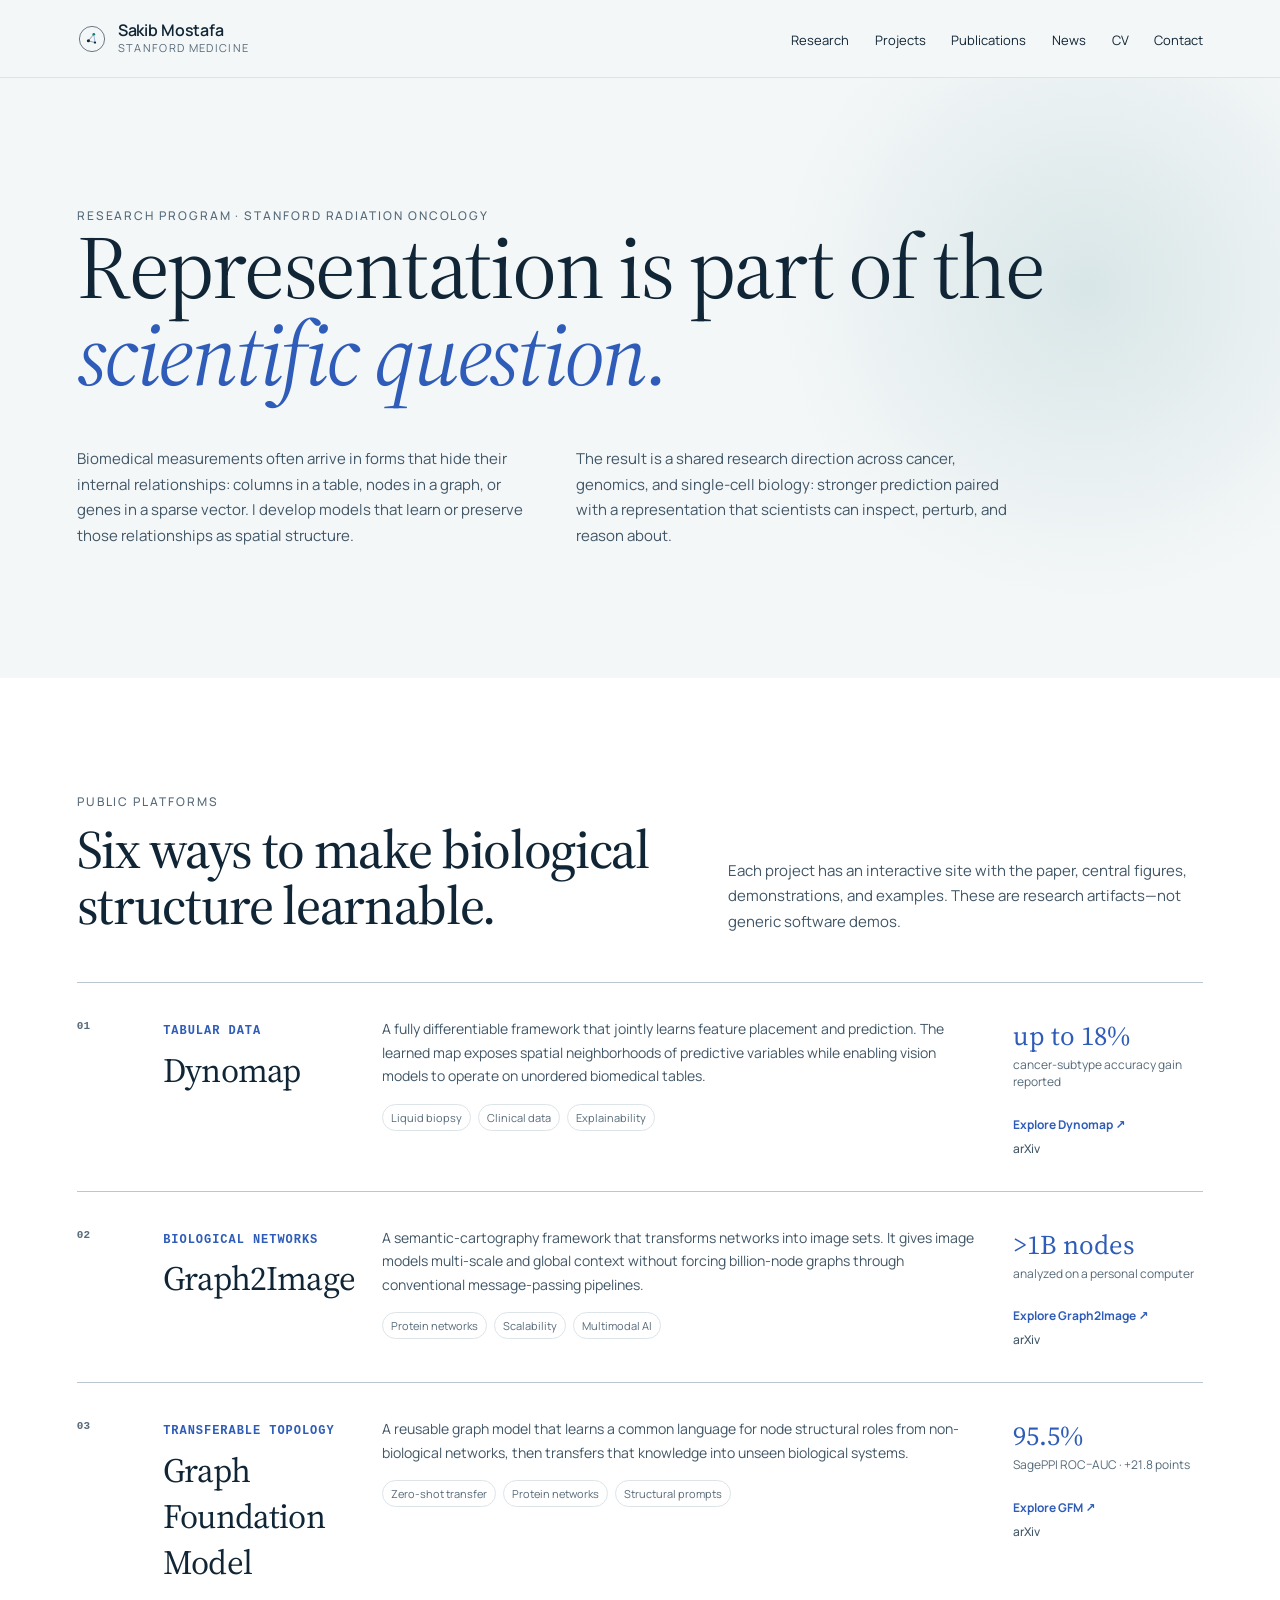
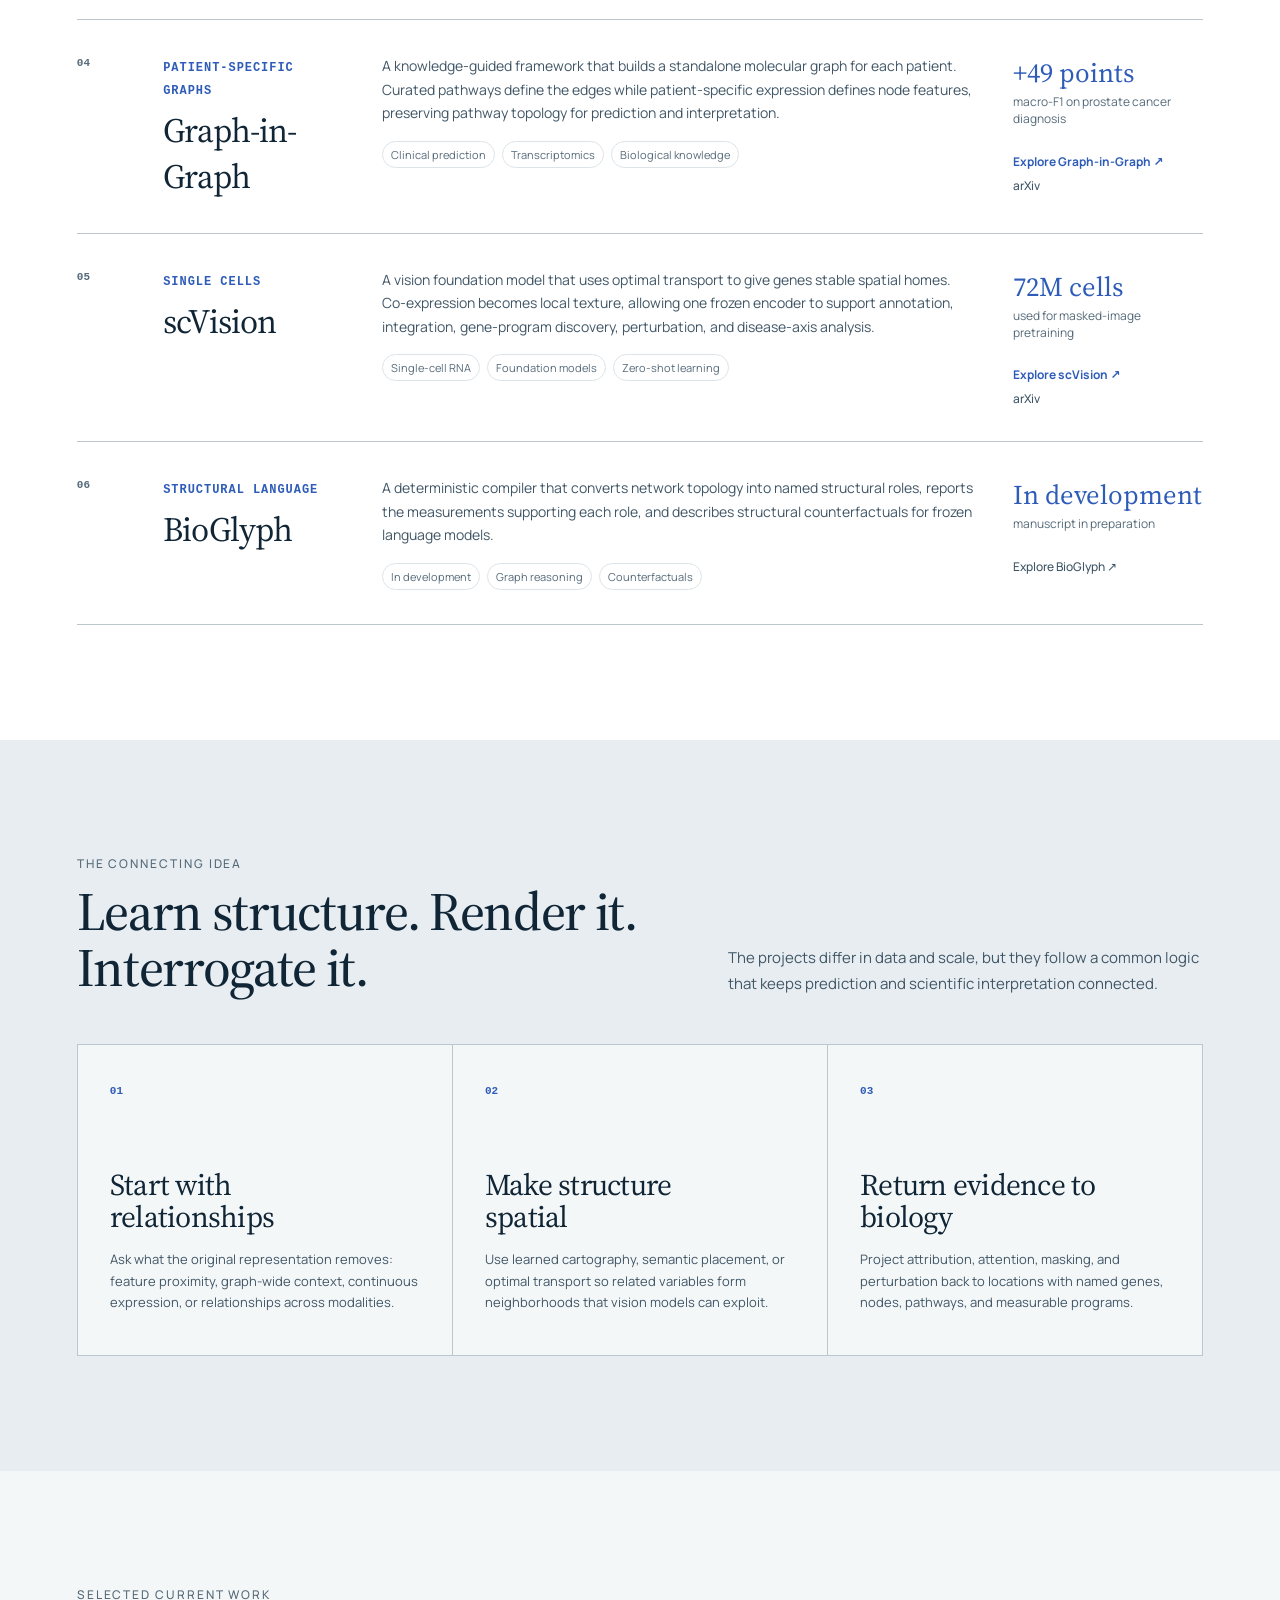
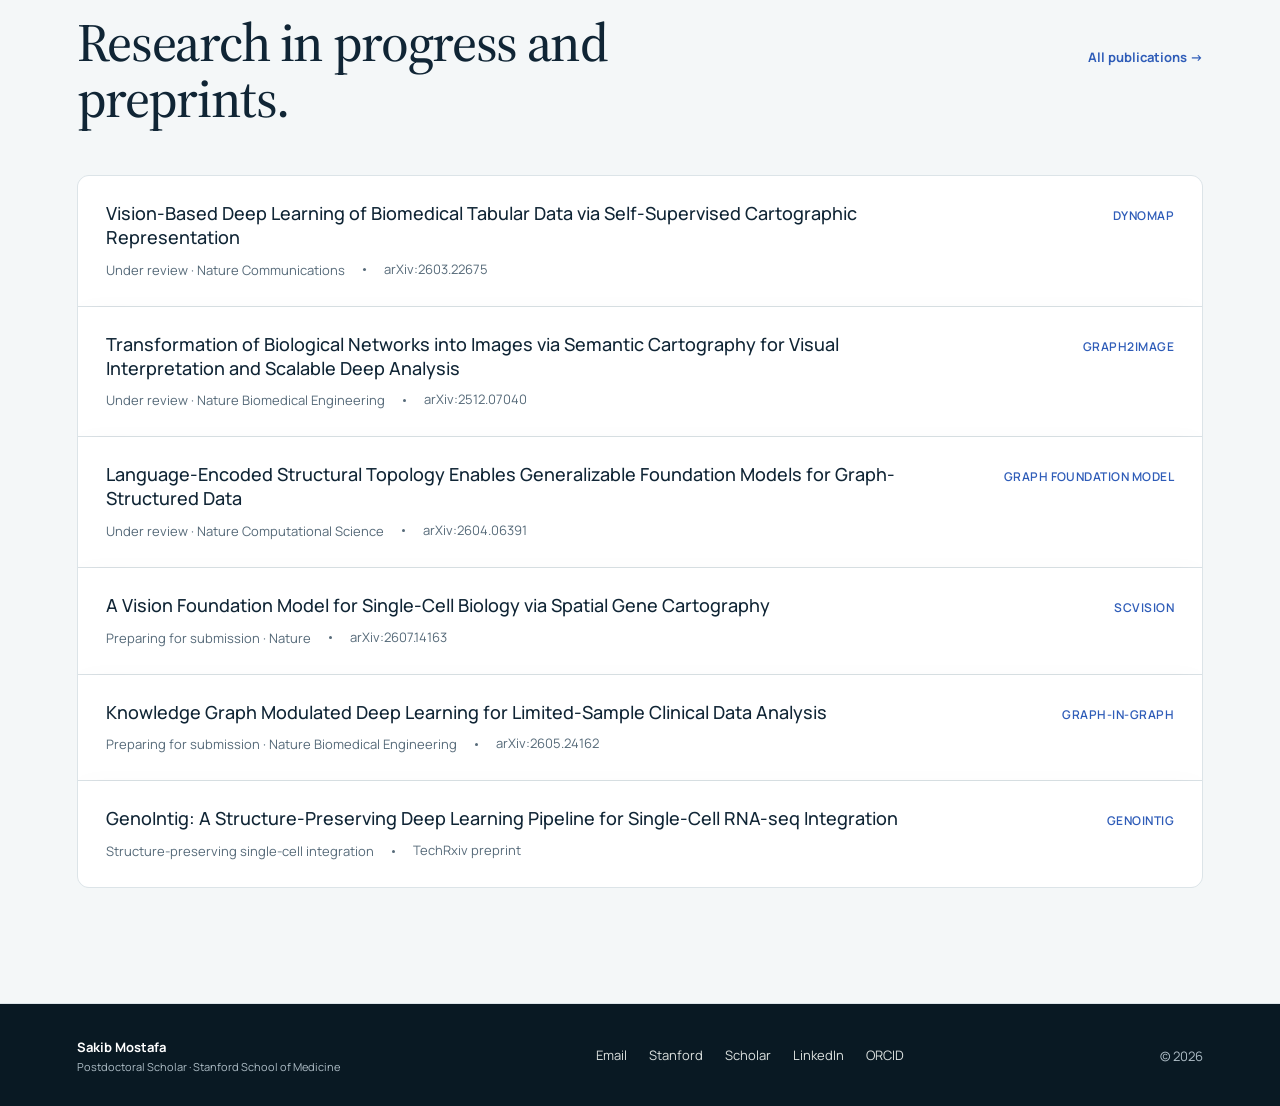
<file: research.html>
<!doctype html>
<html lang="en">
<head>
  <meta charset="utf-8">
  <meta name="viewport" content="width=device-width, initial-scale=1">
  <meta name="theme-color" content="#f4f7f8">
  <title>Sakib Mostafa · Research</title>
  <meta name="description" content="Research by Sakib Mostafa in interpretable biomedical AI, liquid biopsy, graph learning, multimodal cancer analysis, and single-cell foundation models.">
  <link rel="canonical" href="https://sakibmostafa.com/research.html">
  <meta property="og:type" content="website">
  <meta property="og:title" content="Sakib Mostafa · Research">
  <meta property="og:description" content="Representation learning that makes biomedical structure visible and scientifically inspectable.">
  <meta property="og:url" content="https://sakibmostafa.com/research.html">
  <meta property="og:image" content="https://sakibmostafa.com/og.png">
  <meta name="twitter:card" content="summary_large_image">
  <link rel="preconnect" href="https://fonts.googleapis.com">
  <link rel="preconnect" href="https://fonts.gstatic.com" crossorigin>
  <link href="https://fonts.googleapis.com/css2?family=Manrope:wght@400;500;600;700&amp;family=Source+Serif+4:opsz,wght@8..60,400;8..60,500;8..60,600&amp;display=swap" rel="stylesheet">
  <link rel="icon" href="favicon.svg" type="image/svg+xml">
  <link rel="stylesheet" href="styles.css?v=20260908-1">
  <script src="site.js?v=20260908-3" defer></script>
</head>
<body>
<div class="a-root page">
  <a class="skip-link" href="#main">Skip to content</a>
  <nav class="nav" aria-label="Primary navigation">
    <a class="nav-brand" href="index.html" aria-label="Sakib Mostafa home">
      <span class="a-logo-mark" aria-hidden="true">
        <svg viewBox="0 0 100 100" width="30" height="30"><circle cx="50" cy="50" r="42" fill="none" stroke="currentColor" stroke-width="2"/><line x1="38" y1="56" x2="60" y2="62" stroke="currentColor" stroke-width="1.4"/><line x1="38" y1="56" x2="56" y2="34" stroke="currentColor" stroke-width="1.4"/><line x1="60" y1="62" x2="56" y2="34" stroke="#9b4d3f" stroke-width="1.4"/><circle cx="38" cy="56" r="5.2" fill="currentColor"/><circle cx="60" cy="62" r="3.8" fill="currentColor"/><circle cx="56" cy="34" r="4.4" fill="#cf8f35"/></svg>
      </span>
      <span><span class="nav-brand-name">Sakib Mostafa</span><span class="nav-brand-sub">Stanford Medicine</span></span>
    </a>
    <ul class="nav-links">
      <li><a class="nav-link" href="index.html#research-program">Research</a></li>
      <li><a class="nav-link" href="index.html#projects">Projects</a></li>
      <li><a class="nav-link" href="index.html#selected-publications">Publications</a></li>
      <li><a class="nav-link" href="index.html#news">News</a></li>
      <li><a class="nav-link" href="cv.html">CV</a></li>
      <li><a class="nav-link" href="index.html#contact">Contact</a></li>
    </ul>
  </nav>

  <main id="main" class="page-body">
    <section class="research-hero section">
      <div class="a-section-label reveal">Research program · Stanford Radiation Oncology</div>
      <h1 class="research-title reveal">Representation is part of the <em>scientific question.</em></h1>
      <div class="research-intro reveal">
        <p>Biomedical measurements often arrive in forms that hide their internal relationships: columns in a table, nodes in a graph, or genes in a sparse vector. I develop models that learn or preserve those relationships as spatial structure.</p>
        <p>The result is a shared research direction across cancer, genomics, and single-cell biology: stronger prediction paired with a representation that scientists can inspect, perturb, and reason about.</p>
      </div>
    </section>

    <section class="section research-platforms">
      <div class="section-heading reveal">
        <div><div class="a-section-label">Public platforms</div><h2>Six ways to make biological structure learnable.</h2></div>
        <p>Each project has an interactive site with the paper, central figures, demonstrations, and examples. These are research artifacts—not generic software demos.</p>
      </div>

      <div class="platform-list">
        <article class="platform-row reveal">
          <div class="platform-index">01</div>
          <div class="platform-name"><span>Tabular data</span><h3>Dynomap</h3></div>
          <div class="platform-copy"><p>A fully differentiable framework that jointly learns feature placement and prediction. The learned map exposes spatial neighborhoods of predictive variables while enabling vision models to operate on unordered biomedical tables.</p><div class="platform-tags"><span>Liquid biopsy</span><span>Clinical data</span><span>Explainability</span></div></div>
          <div class="platform-action"><strong>up to 18%</strong><span>cancer-subtype accuracy gain reported</span><a href="https://islamlab.org/dynomap/" target="_blank" rel="noopener noreferrer">Explore Dynomap ↗</a><a href="https://arxiv.org/abs/2603.22675" target="_blank" rel="noopener noreferrer">arXiv</a></div>
        </article>
        <article class="platform-row reveal">
          <div class="platform-index">02</div>
          <div class="platform-name"><span>Biological networks</span><h3>Graph2Image</h3></div>
          <div class="platform-copy"><p>A semantic-cartography framework that transforms networks into image sets. It gives image models multi-scale and global context without forcing billion-node graphs through conventional message-passing pipelines.</p><div class="platform-tags"><span>Protein networks</span><span>Scalability</span><span>Multimodal AI</span></div></div>
          <div class="platform-action"><strong>&gt;1B nodes</strong><span>analyzed on a personal computer</span><a href="https://islamlab.org/graph2image/" target="_blank" rel="noopener noreferrer">Explore Graph2Image ↗</a><a href="https://arxiv.org/abs/2512.07040" target="_blank" rel="noopener noreferrer">arXiv</a></div>
        </article>
        <article class="platform-row reveal">
          <div class="platform-index">03</div>
          <div class="platform-name"><span>Transferable topology</span><h3>Graph Foundation Model</h3></div>
          <div class="platform-copy"><p>A reusable graph model that learns a common language for node structural roles from non-biological networks, then transfers that knowledge into unseen biological systems.</p><div class="platform-tags"><span>Zero-shot transfer</span><span>Protein networks</span><span>Structural prompts</span></div></div>
          <div class="platform-action"><strong>95.5%</strong><span>SagePPI ROC–AUC · +21.8 points</span><a href="https://islamlab.org/graph-foundation-model/" target="_blank" rel="noopener noreferrer">Explore GFM ↗</a><a href="https://arxiv.org/abs/2604.06391" target="_blank" rel="noopener noreferrer">arXiv</a></div>
        </article>
        <article class="platform-row reveal">
          <div class="platform-index">04</div>
          <div class="platform-name"><span>Patient-specific graphs</span><h3>Graph-in-Graph</h3></div>
          <div class="platform-copy"><p>A knowledge-guided framework that builds a standalone molecular graph for each patient. Curated pathways define the edges while patient-specific expression defines node features, preserving pathway topology for prediction and interpretation.</p><div class="platform-tags"><span>Clinical prediction</span><span>Transcriptomics</span><span>Biological knowledge</span></div></div>
          <div class="platform-action"><strong>+49 points</strong><span>macro-F1 on prostate cancer diagnosis</span><a href="https://islamlab.org/gig/" target="_blank" rel="noopener noreferrer">Explore Graph-in-Graph ↗</a><a href="https://arxiv.org/abs/2605.24162" target="_blank" rel="noopener noreferrer">arXiv</a></div>
        </article>
        <article class="platform-row reveal">
          <div class="platform-index">05</div>
          <div class="platform-name"><span>Single cells</span><h3>scVision</h3></div>
          <div class="platform-copy"><p>A vision foundation model that uses optimal transport to give genes stable spatial homes. Co-expression becomes local texture, allowing one frozen encoder to support annotation, integration, gene-program discovery, perturbation, and disease-axis analysis.</p><div class="platform-tags"><span>Single-cell RNA</span><span>Foundation models</span><span>Zero-shot learning</span></div></div>
          <div class="platform-action"><strong>72M cells</strong><span>used for masked-image pretraining</span><a href="https://islamlab.org/scvision/" target="_blank" rel="noopener noreferrer">Explore scVision ↗</a><a href="https://arxiv.org/abs/2607.14163" target="_blank" rel="noopener noreferrer">arXiv</a></div>
        </article>
        <article class="platform-row reveal">
          <div class="platform-index">06</div>
          <div class="platform-name"><span>Structural language</span><h3>BioGlyph</h3></div>
          <div class="platform-copy"><p>A deterministic compiler that converts network topology into named structural roles, reports the measurements supporting each role, and describes structural counterfactuals for frozen language models.</p><div class="platform-tags"><span>In development</span><span>Graph reasoning</span><span>Counterfactuals</span></div></div>
          <div class="platform-action"><strong>In development</strong><span>manuscript in preparation</span><a href="https://islamlab.org/bioglyph/" target="_blank" rel="noopener noreferrer">Explore BioGlyph ↗</a></div>
        </article>
      </div>
    </section>

    <section class="section research-thread">
      <div class="section-heading reveal">
        <div><div class="a-section-label">The connecting idea</div><h2>Learn structure. Render it. Interrogate it.</h2></div>
        <p>The projects differ in data and scale, but they follow a common logic that keeps prediction and scientific interpretation connected.</p>
      </div>
      <div class="logic-grid">
        <article class="logic-card reveal"><span>01</span><h3>Start with relationships</h3><p>Ask what the original representation removes: feature proximity, graph-wide context, continuous expression, or relationships across modalities.</p></article>
        <article class="logic-card reveal"><span>02</span><h3>Make structure spatial</h3><p>Use learned cartography, semantic placement, or optimal transport so related variables form neighborhoods that vision models can exploit.</p></article>
        <article class="logic-card reveal"><span>03</span><h3>Return evidence to biology</h3><p>Project attribution, attention, masking, and perturbation back to locations with named genes, nodes, pathways, and measurable programs.</p></article>
      </div>
    </section>

    <section class="section selected-work">
      <div class="section-heading section-heading--compact reveal">
        <div><div class="a-section-label">Selected current work</div><h2>Research in progress and preprints.</h2></div>
        <a class="section-link" href="publications.html">All publications →</a>
      </div>
      <div class="nature-grid reveal">
        <div class="nature-item">
          <div class="nature-head"><div class="nature-title">Vision-Based Deep Learning of Biomedical Tabular Data via Self-Supervised Cartographic Representation</div><div class="nature-venue">Dynomap</div></div>
          <div class="nature-meta"><span>Under review · Nature Communications</span><span class="dot-sep"></span><a href="https://arxiv.org/abs/2603.22675" target="_blank" rel="noopener noreferrer" class="a-link-underline a-link-underline--soft">arXiv:2603.22675</a></div>
        </div>
        <div class="nature-item">
          <div class="nature-head"><div class="nature-title">Transformation of Biological Networks into Images via Semantic Cartography for Visual Interpretation and Scalable Deep Analysis</div><div class="nature-venue">Graph2Image</div></div>
          <div class="nature-meta"><span>Under review · Nature Biomedical Engineering</span><span class="dot-sep"></span><a href="https://arxiv.org/abs/2512.07040" target="_blank" rel="noopener noreferrer" class="a-link-underline a-link-underline--soft">arXiv:2512.07040</a></div>
        </div>
        <div class="nature-item">
          <div class="nature-head"><div class="nature-title">Language-Encoded Structural Topology Enables Generalizable Foundation Models for Graph-Structured Data</div><div class="nature-venue">Graph foundation model</div></div>
          <div class="nature-meta"><span>Under review · Nature Computational Science</span><span class="dot-sep"></span><a href="https://arxiv.org/abs/2604.06391" target="_blank" rel="noopener noreferrer" class="a-link-underline a-link-underline--soft">arXiv:2604.06391</a></div>
        </div>
        <div class="nature-item">
          <div class="nature-head"><div class="nature-title">A Vision Foundation Model for Single-Cell Biology via Spatial Gene Cartography</div><div class="nature-venue">scVision</div></div>
          <div class="nature-meta"><span>Preparing for submission · Nature</span><span class="dot-sep"></span><a href="https://arxiv.org/abs/2607.14163" target="_blank" rel="noopener noreferrer" class="a-link-underline a-link-underline--soft">arXiv:2607.14163</a></div>
        </div>
        <div class="nature-item">
          <div class="nature-head"><div class="nature-title">Knowledge Graph Modulated Deep Learning for Limited-Sample Clinical Data Analysis</div><div class="nature-venue">Graph-in-Graph</div></div>
          <div class="nature-meta"><span>Preparing for submission · Nature Biomedical Engineering</span><span class="dot-sep"></span><a href="https://arxiv.org/abs/2605.24162" target="_blank" rel="noopener noreferrer" class="a-link-underline a-link-underline--soft">arXiv:2605.24162</a></div>
        </div>
        <div class="nature-item">
          <div class="nature-head"><div class="nature-title">GenoIntig: A Structure-Preserving Deep Learning Pipeline for Single-Cell RNA-seq Integration</div><div class="nature-venue">GenoIntig</div></div>
          <div class="nature-meta"><span>Structure-preserving single-cell integration</span><span class="dot-sep"></span><a href="https://www.techrxiv.org/doi/abs/10.36227/techrxiv.176410489.90812149" target="_blank" rel="noopener noreferrer" class="a-link-underline a-link-underline--soft">TechRxiv preprint</a></div>
        </div>
      </div>
    </section>
  </main>

  <footer class="footer">
    <div class="footer-profile"><strong>Sakib Mostafa</strong><span>Postdoctoral Scholar · Stanford School of Medicine</span></div>
    <div class="footer-links"><a href="mailto:sakib@stanford.edu">Email</a><a href="https://med.stanford.edu/profiles/sakib-mostafa" target="_blank" rel="noopener noreferrer">Stanford</a><a href="https://scholar.google.com/citations?user=iDKl2-AAAAAJ&amp;hl=en" target="_blank" rel="noopener noreferrer">Scholar</a><a href="https://www.linkedin.com/in/sakib-mostafa/" target="_blank" rel="noopener noreferrer">LinkedIn</a><a href="https://orcid.org/0000-0002-4777-7832" target="_blank" rel="noopener noreferrer">ORCID</a></div>
    <span>© 2026</span>
  </footer>
</div>
</body>
</html>
</file>
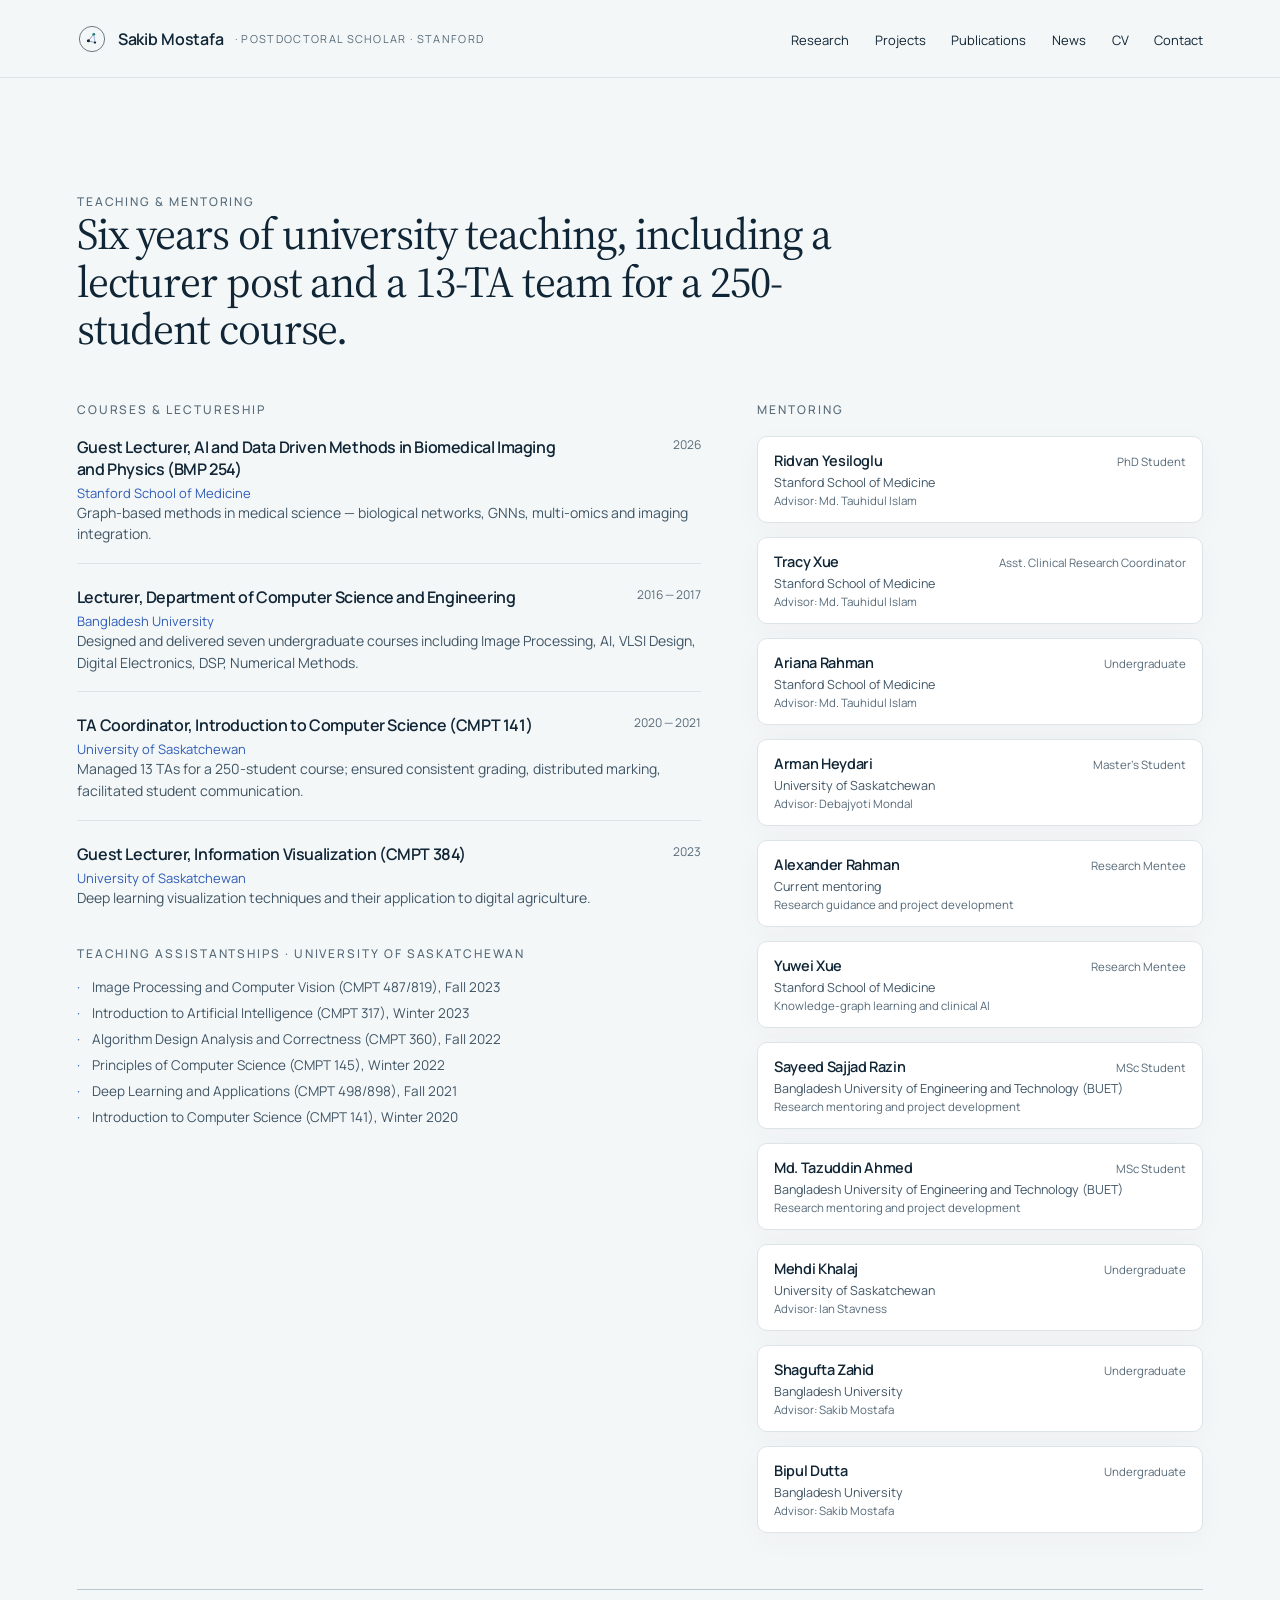
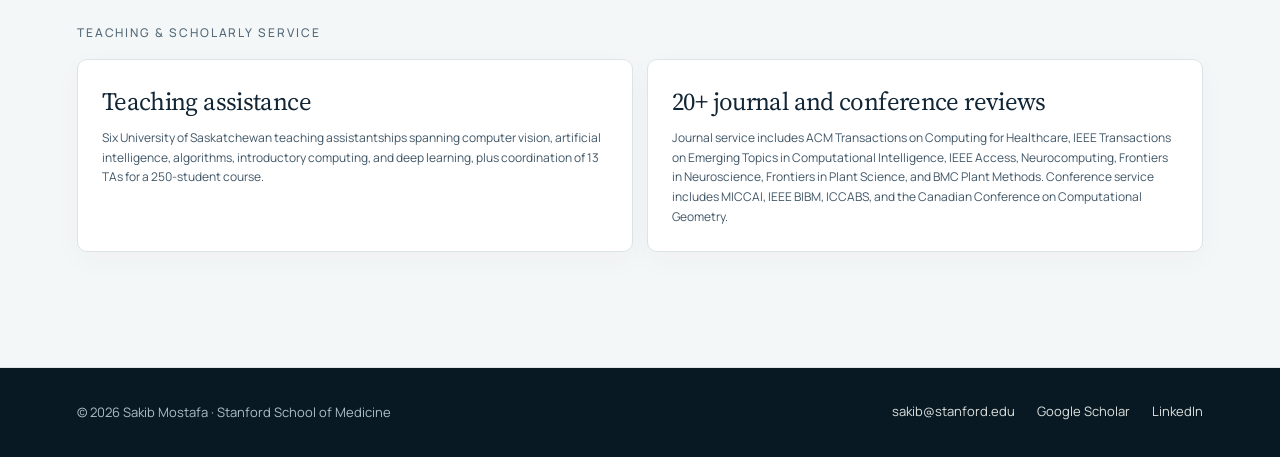
<file: teaching.html>
<!doctype html>
<!-- Nav + footer are duplicated across all 6 pages by design (no build step).
     Edit all 6 when changing shared chrome. Canonical copy: index.html. -->
<html lang="en">
<head>
  <meta charset="utf-8">
  <meta name="viewport" content="width=device-width, initial-scale=1">
  <title>Sakib Mostafa · Teaching · Stanford</title>
  <meta name="description" content="Six years of university teaching and mentoring — lectureship, teaching assistantships, and trainee supervision.">
  <link rel="canonical" href="https://sakibmostafa.com/teaching.html">
  <meta property="og:type" content="website">
  <meta property="og:title" content="Sakib Mostafa · Teaching">
  <meta property="og:description" content="Six years of university teaching and mentoring — lectureship, teaching assistantships, and trainee supervision.">
  <meta property="og:url" content="https://sakibmostafa.com/teaching.html">
  <meta property="og:image" content="https://sakibmostafa.com/og.png">
  <meta name="twitter:card" content="summary_large_image">
  <link rel="preconnect" href="https://fonts.googleapis.com">
  <link rel="preconnect" href="https://fonts.gstatic.com" crossorigin>
  <link href="https://fonts.googleapis.com/css2?family=Manrope:wght@400;500;600;700&amp;family=Source+Serif+4:opsz,wght@8..60,400;8..60,500;8..60,600&amp;display=swap" rel="stylesheet">
  <link rel="icon" href="favicon.svg" type="image/svg+xml">
  <link rel="stylesheet" href="styles.css?v=20260908-1">
  <script src="site.js?v=20260908-3" defer></script>
</head>
<body>
<div class="a-root page">

  <nav class="nav">
    <a class="nav-brand" href="index.html" aria-label="Sakib Mostafa home">
      <span class="a-logo-mark">
        <svg viewBox="0 0 100 100" width="30" height="30" aria-hidden="true">
          <circle cx="50" cy="50" r="42" fill="none" stroke="#15151a" stroke-width="2"/>
          <line x1="38" y1="56" x2="60" y2="62" stroke="#15151a" stroke-width="1.4"/>
          <line x1="38" y1="56" x2="56" y2="34" stroke="#15151a" stroke-width="1.4"/>
          <line x1="60" y1="62" x2="56" y2="34" stroke="#4e8a8c" stroke-width="1.4"/>
          <circle cx="38" cy="56" r="5.2" fill="#15151a"/>
          <circle cx="60" cy="62" r="3.8" fill="#15151a"/>
          <circle cx="56" cy="34" r="4.4" fill="#b9883c"/>
        </svg>
      </span>
      <span class="nav-brand-name">Sakib Mostafa</span>
      <span class="nav-brand-sub">· Postdoctoral Scholar · Stanford</span>
    </a>
    <ul class="nav-links">
      <li><a class="nav-link" href="index.html#research-program">Research</a></li>
      <li><a class="nav-link" href="index.html#projects">Projects</a></li>
      <li><a class="nav-link" href="index.html#selected-publications">Publications</a></li>
      <li><a class="nav-link" href="index.html#news">News</a></li>
      <li><a class="nav-link" href="cv.html">CV</a></li>
      <li><a class="nav-link" href="index.html#contact">Contact</a></li>
    </ul>
  </nav>

  <main class="page-body">
    <section class="section">
      <div class="a-section-label">Teaching &amp; Mentoring</div>
      <h1 class="h1-page mw-760">Six years of university teaching, including a lecturer post and a 13-TA team for a 250-student course.</h1>

      <div class="teach-grid">
        <div>
          <div class="a-section-label">Courses &amp; lectureship</div>
          <div class="teach-courses">
            <div class="course">
              <div class="course-head">
                <h3 class="course-title">Guest Lecturer, AI and Data Driven Methods in Biomedical Imaging and Physics (BMP 254)</h3>
                <span class="course-year">2026</span>
              </div>
              <div class="course-where">Stanford School of Medicine</div>
              <p class="course-body">Graph-based methods in medical science — biological networks, GNNs, multi-omics and imaging integration.</p>
            </div>
            <div class="course">
              <div class="course-head">
                <h3 class="course-title">Lecturer, Department of Computer Science and Engineering</h3>
                <span class="course-year">2016 — 2017</span>
              </div>
              <div class="course-where">Bangladesh University</div>
              <p class="course-body">Designed and delivered seven undergraduate courses including Image Processing, AI, VLSI Design, Digital Electronics, DSP, Numerical Methods.</p>
            </div>
            <div class="course">
              <div class="course-head">
                <h3 class="course-title">TA Coordinator, Introduction to Computer Science (CMPT 141)</h3>
                <span class="course-year">2020 — 2021</span>
              </div>
              <div class="course-where">University of Saskatchewan</div>
              <p class="course-body">Managed 13 TAs for a 250-student course; ensured consistent grading, distributed marking, facilitated student communication.</p>
            </div>
            <div class="course">
              <div class="course-head">
                <h3 class="course-title">Guest Lecturer, Information Visualization (CMPT 384)</h3>
                <span class="course-year">2023</span>
              </div>
              <div class="course-where">University of Saskatchewan</div>
              <p class="course-body">Deep learning visualization techniques and their application to digital agriculture.</p>
            </div>
          </div>

          <div class="a-section-label mt-36">Teaching assistantships · University of Saskatchewan</div>
          <ul class="ta-list">
            <li><span class="bullet">·</span>Image Processing and Computer Vision (CMPT 487/819), Fall 2023</li>
            <li><span class="bullet">·</span>Introduction to Artificial Intelligence (CMPT 317), Winter 2023</li>
            <li><span class="bullet">·</span>Algorithm Design Analysis and Correctness (CMPT 360), Fall 2022</li>
            <li><span class="bullet">·</span>Principles of Computer Science (CMPT 145), Winter 2022</li>
            <li><span class="bullet">·</span>Deep Learning and Applications (CMPT 498/898), Fall 2021</li>
            <li><span class="bullet">·</span>Introduction to Computer Science (CMPT 141), Winter 2020</li>
          </ul>
        </div>

        <div>
          <div class="a-section-label">Mentoring</div>
          <div class="mentor-list">
            <div class="a-card mentor-card">
              <div class="mentor-head">
                <h4 class="mentor-name">Ridvan Yesiloglu</h4>
                <span class="mentor-level">PhD Student</span>
              </div>
              <div class="mentor-where">Stanford School of Medicine</div>
              <div class="mentor-advisor">Advisor: Md. Tauhidul Islam</div>
            </div>
            <div class="a-card mentor-card">
              <div class="mentor-head">
                <h4 class="mentor-name">Tracy Xue</h4>
                <span class="mentor-level">Asst. Clinical Research Coordinator</span>
              </div>
              <div class="mentor-where">Stanford School of Medicine</div>
              <div class="mentor-advisor">Advisor: Md. Tauhidul Islam</div>
            </div>
            <div class="a-card mentor-card">
              <div class="mentor-head">
                <h4 class="mentor-name">Ariana Rahman</h4>
                <span class="mentor-level">Undergraduate</span>
              </div>
              <div class="mentor-where">Stanford School of Medicine</div>
              <div class="mentor-advisor">Advisor: Md. Tauhidul Islam</div>
            </div>
            <div class="a-card mentor-card">
              <div class="mentor-head">
                <h4 class="mentor-name">Arman Heydari</h4>
                <span class="mentor-level">Master's Student</span>
              </div>
              <div class="mentor-where">University of Saskatchewan</div>
              <div class="mentor-advisor">Advisor: Debajyoti Mondal</div>
            </div>
            <div class="a-card mentor-card">
              <div class="mentor-head">
                <h4 class="mentor-name">Alexander Rahman</h4>
                <span class="mentor-level">Research Mentee</span>
              </div>
              <div class="mentor-where">Current mentoring</div>
              <div class="mentor-advisor">Research guidance and project development</div>
            </div>
            <div class="a-card mentor-card">
              <div class="mentor-head">
                <h4 class="mentor-name">Yuwei Xue</h4>
                <span class="mentor-level">Research Mentee</span>
              </div>
              <div class="mentor-where">Stanford School of Medicine</div>
              <div class="mentor-advisor">Knowledge-graph learning and clinical AI</div>
            </div>
            <div class="a-card mentor-card">
              <div class="mentor-head">
                <h4 class="mentor-name">Sayeed Sajjad Razin</h4>
                <span class="mentor-level">MSc Student</span>
              </div>
              <div class="mentor-where">Bangladesh University of Engineering and Technology (BUET)</div>
              <div class="mentor-advisor">Research mentoring and project development</div>
            </div>
            <div class="a-card mentor-card">
              <div class="mentor-head">
                <h4 class="mentor-name">Md. Tazuddin Ahmed</h4>
                <span class="mentor-level">MSc Student</span>
              </div>
              <div class="mentor-where">Bangladesh University of Engineering and Technology (BUET)</div>
              <div class="mentor-advisor">Research mentoring and project development</div>
            </div>
            <div class="a-card mentor-card">
              <div class="mentor-head">
                <h4 class="mentor-name">Mehdi Khalaj</h4>
                <span class="mentor-level">Undergraduate</span>
              </div>
              <div class="mentor-where">University of Saskatchewan</div>
              <div class="mentor-advisor">Advisor: Ian Stavness</div>
            </div>
            <div class="a-card mentor-card">
              <div class="mentor-head">
                <h4 class="mentor-name">Shagufta Zahid</h4>
                <span class="mentor-level">Undergraduate</span>
              </div>
              <div class="mentor-where">Bangladesh University</div>
              <div class="mentor-advisor">Advisor: Sakib Mostafa</div>
            </div>
            <div class="a-card mentor-card">
              <div class="mentor-head">
                <h4 class="mentor-name">Bipul Dutta</h4>
                <span class="mentor-level">Undergraduate</span>
              </div>
              <div class="mentor-where">Bangladesh University</div>
              <div class="mentor-advisor">Advisor: Sakib Mostafa</div>
            </div>
          </div>
        </div>
      </div>

      <div class="teaching-service">
        <div class="a-section-label">Teaching &amp; scholarly service</div>
        <div class="teaching-service-grid">
          <article class="a-card teaching-service-card">
            <h3>Teaching assistance</h3>
            <p>Six University of Saskatchewan teaching assistantships spanning computer vision, artificial intelligence, algorithms, introductory computing, and deep learning, plus coordination of 13 TAs for a 250-student course.</p>
          </article>
          <article class="a-card teaching-service-card">
            <h3>20+ journal and conference reviews</h3>
            <p>Journal service includes ACM Transactions on Computing for Healthcare, IEEE Transactions on Emerging Topics in Computational Intelligence, IEEE Access, Neurocomputing, Frontiers in Neuroscience, Frontiers in Plant Science, and BMC Plant Methods. Conference service includes MICCAI, IEEE BIBM, ICCABS, and the Canadian Conference on Computational Geometry.</p>
          </article>
        </div>
      </div>
    </section>
  </main>

  <footer class="footer">
    <span>© 2026 Sakib Mostafa · Stanford School of Medicine</span>
    <div class="footer-links">
      <a href="mailto:sakib@stanford.edu" class="a-link-underline">sakib@stanford.edu</a>
      <a href="https://scholar.google.com/citations?user=iDKl2-AAAAAJ&amp;hl=en" target="_blank" rel="noopener noreferrer" class="a-link-underline">Google Scholar</a>
      <a href="https://www.linkedin.com/in/sakib-mostafa/" target="_blank" rel="noopener noreferrer" class="a-link-underline">LinkedIn</a>
    </div>
  </footer>

</div>
</body>
</html>
</file>
<file: styles.css>
/* ============================================================
   Sakib Mostafa — portfolio
   Direction A ("Quiet Scholar"), ported verbatim from
   portfolio-a.jsx (aTokens + AStyle + lifted inline styles).
   No build step. Shared by all 6 pages.
   Responsive breakpoints: 900 / 700 / 600px (per README).
   ============================================================ */

:root {
  --bg: #fafaf7;
  --panel: #ffffff;
  --ink: #15151a;
  --ink-soft: #4a4a52;
  --ink-mute: #8a8a92;
  --line: #e6e4dc;
  --accent: #8c1515;        /* Stanford cardinal */
  --accent-soft: #f4e9e9;
  --edge-teal: #4e8a8c;     /* Aperture interpretable edge */
  --node-gold: #b9883c;     /* Aperture focal node */
  --font: 'Inter', ui-sans-serif, system-ui, -apple-system, sans-serif;
  --mono: ui-monospace, monospace;
}

/* ---- Base / reset (from AStyle) ---- */
.a-root { font-family: var(--font); color: var(--ink); background: var(--bg); }
.a-root *, .a-root *::before, .a-root *::after { box-sizing: border-box; }
.a-root p { margin: 0; }
.a-root h1, .a-root h2, .a-root h3, .a-root h4 { margin: 0; font-weight: 600; letter-spacing: -0.02em; }
.a-root a { color: inherit; text-decoration: none; }
.a-root ::selection { background: var(--accent-soft); color: var(--accent); }

html, body { margin: 0; padding: 0; background: var(--bg); }

/* ---- Shared component classes (from AStyle) ---- */
.a-hat-wrap { position: absolute; right: 88px; top: 96px; width: 280px; height: 280px; pointer-events: none; }
.a-logo-mark { display: inline-flex; align-items: center; justify-content: center; width: 30px; height: 30px; }

.a-link-underline { background-image: linear-gradient(var(--ink), var(--ink)); background-size: 100% 1px; background-repeat: no-repeat; background-position: 0 100%; padding-bottom: 2px; }
.a-link-underline--soft { color: var(--ink-soft); }
.a-link-accent { color: var(--accent); background-image: linear-gradient(var(--accent), var(--accent)); background-size: 100% 1px; background-repeat: no-repeat; background-position: 0 100%; padding-bottom: 2px; }

.a-card { background: var(--panel); border: 1px solid var(--line); border-radius: 10px; }
.a-chip { display: inline-flex; align-items: center; gap: 8px; padding: 4px 10px; border-radius: 999px; background: var(--accent-soft); color: var(--accent); font-size: 12px; font-weight: 500; letter-spacing: 0.02em; }
.a-tag { display: inline-flex; align-items: center; padding: 3px 10px; border-radius: 999px; border: 1px solid var(--line); font-size: 11.5px; color: var(--ink-soft); }
.a-tag--sm { font-size: 11px; }

.a-rule { height: 1px; background: var(--line); }
.a-section-label { font-size: 12px; letter-spacing: 0.16em; text-transform: uppercase; color: var(--ink-mute); font-weight: 500; }

/* ---- Spacing / width utilities ---- */
.mt-18 { margin-top: 18px; }
.mt-36 { margin-top: 36px; }
.mt-56 { margin-top: 56px; }
.mw-480 { max-width: 480px; }
.mw-520 { max-width: 520px; }
.mw-620 { max-width: 620px; }
.mw-640 { max-width: 640px; }
.mw-760 { max-width: 760px; }
.mw-820 { max-width: 820px; }

/* ---- Frame: page / nav / footer ---- */
.page { min-height: 900px; display: flex; flex-direction: column; }
.page-body { flex: 1; }

.nav { display: flex; align-items: center; justify-content: space-between; padding: 26px 88px; border-bottom: 1px solid var(--line); }
.nav-brand { display: flex; align-items: center; gap: 12px; }
.nav-brand-name { font-weight: 600; font-size: 16px; letter-spacing: -0.01em; }
.nav-brand-sub { color: var(--ink-mute); font-size: 13px; margin-left: 2px; }
.nav-links { display: flex; gap: 28px; list-style: none; margin: 0; padding: 0; }
.nav-link { font-size: 14px; color: var(--ink-soft); font-weight: 400; border-bottom: 1.5px solid transparent; padding-bottom: 4px; }
.nav-link.is-active { color: var(--ink); font-weight: 600; border-bottom: 1.5px solid var(--accent); }

.footer { padding: 32px 88px; border-top: 1px solid var(--line); display: flex; justify-content: space-between; align-items: center; font-size: 13px; color: var(--ink-mute); }
.footer-links { display: flex; gap: 22px; }

/* ---- Sections / headings ---- */
.section { padding: 72px 88px 96px; }
.section--home { padding: 104px 88px 96px; position: relative; }

.h1-hero { font-size: 64px; line-height: 1.04; letter-spacing: -0.035em; }
.h1-page { margin-top: 14px; font-size: 44px; line-height: 1.08; letter-spacing: -0.03em; }
.lede { margin-top: 18px; font-size: 22px; line-height: 1.45; color: var(--ink-soft); max-width: 620px; }
.bio { margin-top: 22px; font-size: 15.5px; line-height: 1.65; color: var(--ink-soft); max-width: 620px; }
.intro { margin-top: 14px; font-size: 14.5px; color: var(--ink-soft); max-width: 640px; }

/* ---- Home ---- */
.hero { max-width: 680px; }
.hero-ctas { margin-top: 36px; display: flex; gap: 14px; flex-wrap: wrap; }
.cta { padding: 10px 18px; font-size: 13px; }
.cta--fill { background: var(--ink); color: var(--bg); border: none; }

.stats { margin-top: 88px; display: grid; grid-template-columns: repeat(2, 1fr); gap: 1px; background: var(--line); border-top: 1px solid var(--line); border-bottom: 1px solid var(--line); }
.stat { background: var(--bg); padding: 28px; }
.stat-value { font-size: 32px; font-weight: 600; letter-spacing: -0.02em; }
.stat-value .dot { color: var(--accent); }
.stat-label { margin-top: 6px; font-size: 13.5px; font-weight: 500; }
.stat-note { margin-top: 4px; font-size: 12.5px; color: var(--ink-mute); }

/* ---- Bullets ---- */
.bullet { color: var(--accent); }
.bullet--mono { font-family: var(--mono); font-size: 12px; }
.dot-sep { display: inline-block; width: 3px; height: 3px; border-radius: 999px; background: var(--ink-mute); }

/* ---- Research ---- */
.nature-grid { margin-top: 22px; display: grid; gap: 1px; background: var(--line); border: 1px solid var(--line); border-radius: 12px; overflow: hidden; }
.nature-item { background: var(--panel); padding: 26px 28px; }
.nature-head { display: flex; justify-content: space-between; align-items: baseline; gap: 32px; }
.nature-title { font-size: 18px; line-height: 1.32; font-weight: 500; max-width: 820px; }
.nature-venue { font-size: 12px; color: var(--accent); font-weight: 600; white-space: nowrap; letter-spacing: 0.04em; text-transform: uppercase; }
.nature-meta { margin-top: 10px; display: flex; gap: 18px; align-items: center; font-size: 13px; color: var(--ink-mute); }

.areas-grid { margin-top: 22px; display: grid; grid-template-columns: 1fr 1fr; gap: 32px; }
.area-head { display: flex; align-items: baseline; gap: 10px; }
.area-num { font-size: 12px; color: var(--ink-mute); font-family: var(--mono); }
.area-title { font-size: 19px; }
.area-body { margin-top: 10px; font-size: 14.5px; line-height: 1.6; color: var(--ink-soft); max-width: 520px; }

.bullet-list { margin-top: 18px; padding: 0; list-style: none; display: grid; gap: 14px; }
.bullet-list li { display: flex; gap: 14px; font-size: 14px; color: var(--ink-soft); line-height: 1.55; }

/* ---- Publications ---- */
.pub-groups { margin-top: 48px; display: grid; gap: 44px; }
.pub-group-head { display: flex; align-items: baseline; gap: 14px; padding-bottom: 12px; border-bottom: 1px solid var(--line); }
.pub-group-head h3 { font-size: 18px; }
.pub-count { font-size: 12px; color: var(--ink-mute); }
.pub-list { margin-top: 20px; padding: 0; list-style: none; display: grid; gap: 22px; }
.pub-item { display: grid; grid-template-columns: 44px 1fr; gap: 16px; }
.pub-num { font-family: var(--mono); font-size: 12px; color: var(--ink-mute); padding-top: 3px; }
.pub-authors { font-size: 13.5px; color: var(--ink-soft); }
.author-self { color: var(--ink); font-weight: 600; }
.pub-title { margin-top: 4px; font-size: 15px; color: var(--ink); line-height: 1.45; max-width: 820px; }
.pub-meta { margin-top: 6px; display: flex; flex-wrap: wrap; gap: 10px; align-items: center; font-size: 12.5px; color: var(--ink-mute); }
.pub-venue { font-style: italic; }
.pub-note { color: var(--accent); font-weight: 500; }

/* ---- Teaching ---- */
.teach-grid { margin-top: 48px; display: grid; grid-template-columns: 1.4fr 1fr; gap: 56px; }
.teach-courses { margin-top: 18px; display: grid; gap: 22px; }
.course { padding-bottom: 18px; border-bottom: 1px solid var(--line); }
.teach-courses .course:last-child { padding-bottom: 0; border-bottom: none; }
.course-head { display: flex; justify-content: space-between; gap: 14px; }
.course-title { font-size: 16px; max-width: 480px; }
.course-year { font-size: 12px; color: var(--ink-mute); white-space: nowrap; }
.course-where { margin-top: 4px; font-size: 13px; color: var(--accent); }
.course-body { margin-top: 8px; font-size: 14px; color: var(--ink-soft); line-height: 1.55; }
.ta-list { margin-top: 16px; padding: 0; list-style: none; display: grid; gap: 8px; }
.ta-list li { font-size: 13.5px; color: var(--ink-soft); display: flex; gap: 12px; }
.mentor-list { margin-top: 18px; display: grid; gap: 14px; }
.teaching-service { margin-top: 56px; padding-top: 34px; border-top: 1px solid var(--line-strong); }
.teaching-service-grid { display: grid; grid-template-columns: 1fr 1fr; gap: 14px; margin-top: 18px; }
.teaching-service-card { padding: 24px; }
.teaching-service-card h3 { font-family: var(--display); font-size: 25px; font-weight: 400; }
.teaching-service-card p { margin-top: 10px; color: var(--ink-soft); font-size: 12px; line-height: 1.65; }
.mentor-card { padding: 14px 16px; }
.mentor-head { display: flex; justify-content: space-between; align-items: baseline; gap: 12px; }
.mentor-name { font-size: 14.5px; }
.mentor-level { font-size: 11.5px; color: var(--ink-mute); }
.mentor-where { margin-top: 4px; font-size: 12.5px; color: var(--ink-soft); }
.mentor-advisor { margin-top: 2px; font-size: 11.5px; color: var(--ink-mute); }

/* ---- CV ---- */
.cv-head { display: flex; justify-content: space-between; align-items: baseline; }
.cv-grid { margin-top: 56px; display: grid; grid-template-columns: 200px 1fr; gap: 48px; }
.cv-label { padding-top: 6px; }
.cv-rule { grid-column: 1 / -1; height: 1px; background: var(--line); }
.cv-list { display: grid; gap: 22px; }

.edu-row { display: grid; grid-template-columns: 1fr 110px; gap: 16px; padding-bottom: 18px; border-bottom: 1px solid var(--line); }
.cv-list .edu-row:last-child { padding-bottom: 0; border-bottom: none; }
.edu-degree { font-size: 16px; }
.edu-school { margin-top: 4px; font-size: 13.5px; color: var(--ink-soft); }
.edu-advisor { margin-top: 4px; font-size: 12.5px; color: var(--ink-mute); }
.edu-thesis { margin-top: 6px; font-size: 13px; color: var(--ink-soft); font-style: italic; }
.edu-year { font-size: 12px; color: var(--ink-mute); text-align: right; }

.pos { padding-bottom: 18px; border-bottom: 1px solid var(--line); }
.cv-list .pos:last-child { padding-bottom: 0; border-bottom: none; }
.pos-head { display: flex; justify-content: space-between; gap: 16px; }
.pos-role { font-size: 16px; }
.pos-where { margin-top: 4px; font-size: 13.5px; color: var(--ink-soft); }
.pos-advisor { margin-top: 4px; font-size: 12px; color: var(--ink-mute); }
.pos-dates { font-size: 12px; color: var(--ink-mute); white-space: nowrap; }
.pos-bullets { margin-top: 10px; padding: 0; list-style: none; display: grid; gap: 6px; }
.pos-bullets li { font-size: 13.5px; color: var(--ink-soft); line-height: 1.55; display: flex; gap: 10px; }

.award-list { display: grid; gap: 10px; }
.award-row { display: grid; grid-template-columns: 1fr 110px; gap: 16px; font-size: 13.5px; color: var(--ink-soft); align-items: baseline; }
.award-name { color: var(--ink); font-weight: 500; }
.award-where { color: var(--ink-mute); }
.award-year { color: var(--ink-mute); text-align: right; }

.patent-list { display: grid; gap: 18px; }
.patent-title { font-size: 15px; line-height: 1.4; }
.patent-meta { margin-top: 6px; font-size: 12.5px; color: var(--ink-mute); }

.talk-list { display: grid; gap: 14px; }
.talk-row { display: grid; grid-template-columns: 70px 1fr 120px; gap: 14px; font-size: 13.5px; }
.talk-kind { justify-self: start; }
.talk-title { color: var(--ink); }
.talk-venue { margin-top: 3px; font-size: 12.5px; color: var(--ink-mute); }
.talk-date { font-size: 12px; color: var(--ink-mute); text-align: right; }

.skill-list { display: grid; gap: 12px; }
.skill-row { display: grid; grid-template-columns: 180px 1fr; gap: 16px; font-size: 13.5px; }
.skill-key { color: var(--ink-mute); }
.skill-val { color: var(--ink-soft); }

.service-list { display: grid; gap: 14px; font-size: 13.5px; color: var(--ink-soft); }
.service-lead { color: var(--ink); font-weight: 500; }
.service-sub { color: var(--ink); font-weight: 500; margin-bottom: 4px; }
.service-sublist { padding: 0; list-style: none; display: grid; gap: 4px; }
.service-sublist li { display: flex; gap: 10px; }

.media-list { display: grid; gap: 10px; }
.media-row { display: grid; grid-template-columns: 1fr 220px 100px; gap: 16px; font-size: 13.5px; }
.media-headline { color: var(--ink); }
.media-outlet { color: var(--ink-soft); font-style: italic; }
.media-year { color: var(--ink-mute); text-align: right; }

.ref-grid { display: grid; grid-template-columns: 1fr 1fr; gap: 18px; }
.ref-card { padding: 16px 18px; }
.ref-name { font-size: 14.5px; }
.ref-role { margin-top: 4px; font-size: 12.5px; color: var(--ink-soft); }
.ref-where { margin-top: 2px; font-size: 12.5px; color: var(--ink-mute); }
.ref-email { margin-top: 6px; font-size: 12.5px; color: var(--accent); }

/* ---- Contact ---- */
.contact-grid { margin-top: 48px; display: grid; grid-template-columns: 1.2fr 1fr; gap: 48px; }
.reach-list { margin-top: 18px; display: grid; gap: 14px; }
.reach-card { padding: 18px 20px; }
.reach-card--sm { padding: 16px 18px; }
.reach-pair { display: grid; grid-template-columns: 1fr 1fr; gap: 14px; }
.reach-label { font-size: 11.5px; color: var(--ink-mute); letter-spacing: 0.08em; text-transform: uppercase; }
.reach-value { margin-top: 6px; font-size: 17px; color: var(--ink); }
.reach-value--link { font-size: 14px; color: var(--accent); }
.reach-value--loc { font-size: 15px; color: var(--ink); }
.reach-sub { margin-top: 2px; font-size: 13px; color: var(--ink-soft); }

.collab-list { margin-top: 18px; display: grid; gap: 10px; }
.collab-person { display: grid; grid-template-columns: 1fr; gap: 2px; padding-bottom: 10px; border-bottom: 1px solid var(--line); }
.collab-list .collab-person:last-child { padding-bottom: 0; border-bottom: none; }
.collab-pname { font-size: 14px; color: var(--ink); font-weight: 500; }
.collab-prole { font-size: 12px; color: var(--ink-soft); }

/* ---- Interactive collaborator map ---- */
.collab-explorer { overflow: hidden; border: 1px solid var(--line-strong); border-radius: 16px; background: var(--panel); box-shadow: 0 20px 60px rgba(48,40,33,.05); }
.collab-explorer-head { min-height: 68px; display: flex; align-items: center; justify-content: space-between; gap: 24px; padding: 14px 18px; border-bottom: 1px solid var(--line); background: rgba(247,243,237,.76); }
.collab-breadcrumb { display: flex; flex-wrap: wrap; align-items: center; gap: 7px; }
.collab-breadcrumb button { padding: 6px 9px; border: 0; border-radius: 5px; background: transparent; color: var(--ink-soft); font: 700 11px/1 var(--font); letter-spacing: .05em; text-transform: uppercase; cursor: pointer; }
.collab-breadcrumb button:hover { background: var(--accent-soft); color: var(--accent-strong); }
.collab-breadcrumb button[aria-current="page"] { background: var(--ink); color: #fffdf9; cursor: default; }
.collab-breadcrumb-sep { color: var(--ink-mute); font-size: 11px; }
.collab-map-controls { display: flex; align-items: center; gap: 15px; }
.collab-instruction { color: var(--ink-mute); font-size: 11px; }
.collab-back { min-height: 34px; padding: 7px 11px; border: 1px solid var(--line-strong); border-radius: 5px; background: var(--panel); color: var(--ink); font: 700 11px/1 var(--font); cursor: pointer; transition: background 160ms ease, color 160ms ease, border-color 160ms ease; }
.collab-back:hover:not(:disabled) { border-color: var(--ink); background: var(--ink); color: #fffdf9; }
.collab-back:disabled { cursor: not-allowed; opacity: .42; }
.collab-stage { position: relative; min-height: 560px; overflow: hidden; background: radial-gradient(circle at 50% 48%, rgba(51,127,130,.08), transparent 22%), radial-gradient(circle at 20% 18%, rgba(155,77,63,.06), transparent 25%), linear-gradient(rgba(23,32,42,.035) 1px, transparent 1px), linear-gradient(90deg, rgba(23,32,42,.035) 1px, transparent 1px); background-size: auto, auto, 36px 36px, 36px 36px; }
.collab-stage::after { content: ''; position: absolute; inset: 0; pointer-events: none; box-shadow: inset 0 0 90px rgba(247,243,237,.68); }
.collab-lines, .collab-nodes { position: absolute; inset: 0; }
.collab-lines { z-index: 1; pointer-events: none; }
.collab-edge { position: absolute; height: 1px; transform-origin: 0 50%; background: linear-gradient(90deg, rgba(51,127,130,.48), rgba(155,77,63,.32)); transition: opacity 180ms ease; }
.collab-edge::after { content: ''; position: absolute; right: -3px; top: -3px; width: 7px; height: 7px; border-radius: 50%; background: var(--accent); box-shadow: 0 0 0 4px rgba(155,77,63,.1); }
.collab-hub { position: absolute; z-index: 3; left: 50%; top: 48%; display: grid; justify-items: center; min-width: 170px; padding: 13px 21px; transform: translate(-50%,-50%); border-radius: 10px; background: var(--ink); color: #fffdf9; box-shadow: 0 0 0 8px rgba(255,253,249,.82), 0 0 0 9px var(--line-strong), 0 18px 35px rgba(23,32,42,.18); }
.collab-hub span { font: 700 10px/1 var(--mono); letter-spacing: .1em; text-transform: uppercase; color: #b9c5c4; }
.collab-hub strong { margin-top: 5px; font-family: var(--display); font-size: 20px; font-weight: 400; }
.collab-hub small { margin-top: 3px; font-size: 11px; color: #d9dfdc; }
.collab-nodes { z-index: 4; transition: opacity 160ms ease, transform 160ms ease; }
.collab-stage.is-switching .collab-nodes { opacity: 0; transform: scale(.97); }
.collab-map-node { position: absolute; display: grid; justify-items: start; width: 200px; min-height: 116px; padding: 15px 16px; transform: translate(-50%,-50%); border: 1px solid var(--line-strong); border-radius: 11px; background: rgba(255,253,249,.96); color: var(--ink); text-align: left; cursor: pointer; box-shadow: 0 12px 32px rgba(44,37,31,.07); transition: transform 180ms ease, border-color 180ms ease, box-shadow 180ms ease, background 180ms ease; }
.collab-map-node:hover, .collab-map-node:focus-visible { transform: translate(-50%,-50%) translateY(-5px); border-color: var(--accent); background: #fffaf3; box-shadow: 0 18px 42px rgba(44,37,31,.12); }
.collab-map-node.is-selected { border-color: var(--accent); box-shadow: 0 0 0 3px rgba(155,77,63,.12), 0 18px 42px rgba(44,37,31,.12); }
.collab-node-type { color: var(--accent-strong); font: 700 10px/1.2 var(--mono); letter-spacing: .09em; text-transform: uppercase; }
.collab-map-node strong { margin-top: 7px; font-family: var(--display); font-size: 22px; font-weight: 400; line-height: 1; }
.collab-node-meta { margin-top: 6px; color: var(--ink-mute); font-size: 11px; line-height: 1.35; }
.collab-node-action { align-self: end; margin-top: 10px; color: var(--accent); font-size: 11px; font-weight: 700; }
.collab-map-node--leaf .collab-node-action { color: var(--edge-teal); }
.collab-detail { position: absolute; z-index: 8; right: 22px; bottom: 22px; width: min(340px, calc(100% - 44px)); max-height: 445px; overflow-y: auto; padding: 23px; border: 1px solid var(--line-strong); border-radius: 12px; background: rgba(255,253,249,.98); box-shadow: 0 24px 70px rgba(23,32,42,.18); animation: collabDetailIn 220ms cubic-bezier(.2,.75,.25,1) both; }
.collab-detail-close { position: absolute; right: 12px; top: 10px; width: 30px; height: 30px; border: 0; border-radius: 50%; background: var(--bg); color: var(--ink); font-size: 19px; cursor: pointer; }
.collab-detail-close:hover { background: var(--ink); color: #fffdf9; }
.collab-detail-kicker { padding-right: 38px; color: var(--accent); font: 700 11px/1.3 var(--mono); letter-spacing: .09em; text-transform: uppercase; }
.collab-detail h3 { max-width: 270px; margin-top: 9px; font-family: var(--display); font-size: 29px; font-weight: 400; line-height: 1.05; }
.collab-detail-place { margin-top: 5px !important; color: var(--ink-mute); font-size: 11px; }
.collab-detail-people { display: grid; gap: 8px; margin: 18px 0 0; padding: 15px 0 0; border-top: 1px solid var(--line); list-style: none; }
.collab-detail-people li { display: grid; gap: 2px; color: var(--ink); font-size: 12px; font-weight: 600; }
.collab-detail-people small { color: var(--ink-mute); font-size: 11px; font-weight: 400; }
.collab-detail-note { margin-top: 16px !important; color: var(--ink-mute); font-size: 11px; line-height: 1.5; }
.collab-legend { min-height: 50px; display: flex; align-items: center; gap: 20px; padding: 12px 18px; border-top: 1px solid var(--line); color: var(--ink-mute); font-size: 11px; }
.collab-legend span:last-child { margin-left: auto; }
.legend-dot { display: inline-block; width: 8px; height: 8px; margin-right: 6px; border-radius: 2px; vertical-align: -1px; }
.legend-dot--branch { background: var(--accent); }.legend-dot--leaf { border-radius: 50%; background: var(--edge-teal); }
@keyframes collabDetailIn { from { opacity: 0; transform: translateY(12px) scale(.98); } to { opacity: 1; transform: none; } }

/* ============================================================
   Responsive — breakpoints 900 / 700 / 600 (per README)
   ============================================================ */

/* <=900: multi-column grids collapse to single column */
@media (max-width: 900px) {
  .areas-grid,
  .teach-grid,
  .contact-grid,
  .reach-pair,
  .ref-grid { grid-template-columns: 1fr; }
  .teach-grid,
  .contact-grid { gap: 32px; }

  .cv-grid { grid-template-columns: 1fr; gap: 14px; }
  .cv-label { padding-top: 0; }

  .edu-row,
  .award-row,
  .talk-row,
  .media-row,
  .skill-row { grid-template-columns: 1fr; gap: 4px; }
  .edu-year,
  .award-year,
  .talk-date,
  .media-year { text-align: left; }

  .stats { grid-template-columns: 1fr 1fr; }
  .pub-item { grid-template-columns: 32px 1fr; }
}

/* <=700: masthead + footer stack vertically */
@media (max-width: 700px) {
  .nav { flex-direction: column; align-items: flex-start; gap: 14px; }
  .nav-links { flex-wrap: wrap; gap: 18px; }
  .footer { flex-direction: column; align-items: flex-start; gap: 14px; }
}

/* <=600: display type -30%, padding 24px, hero mark reflows */
@media (max-width: 600px) {
  .h1-hero { font-size: 44px; }
  .h1-page { font-size: 31px; }

  .nav,
  .footer { padding-left: 24px; padding-right: 24px; }
  .section { padding: 72px 24px 96px; }
  .section--home { padding: 48px 24px 96px; }

  .stats { grid-template-columns: 1fr; }

  .a-hat-wrap { position: static; width: 140px; height: 140px; margin: 0 0 24px auto; }

  .collab-map { height: 640px; }
  .collab-node { width: 130px; }
  .collab-center { font-size: 12px; padding: 10px 16px; }
}

/* ============================================================
   2026 faculty portfolio system
   Mineral academic palette with restrained, scientific motion.
   ============================================================ */

:root {
  --bg: #f4f7f8;
  --panel: #ffffff;
  --ink: #102535;
  --ink-soft: #405666;
  --ink-mute: #566a79;
  --line: #dce4e8;
  --line-strong: #bac7cf;
  --accent: #2e5cb8;
  --accent-strong: #1e438e;
  --accent-soft: #e3ebfa;
  --edge-teal: #147b78;
  --node-gold: #b87d24;
  --blue: #2e5cb8;
  --font: 'Manrope', 'Inter', ui-sans-serif, system-ui, -apple-system, sans-serif;
  --display: 'Source Serif 4', Georgia, serif;
  --shadow: 0 22px 60px rgba(16, 37, 53, 0.11);
  --type-eyebrow: 12px;
  --type-meta: 12px;
  --type-micro: 10px;
}

html { scroll-behavior: smooth; }
body { overflow-x: hidden; }
section[id] { scroll-margin-top: 78px; }
.a-root h1, .a-root h2, .a-root h3, .a-root h4 { letter-spacing: -0.025em; }
.a-root a:focus-visible, .a-root button:focus-visible { outline: 3px solid rgba(51, 127, 130, 0.35); outline-offset: 4px; border-radius: 4px; }
.skip-link { position: fixed; left: 16px; top: -80px; z-index: 100; padding: 10px 14px; color: white !important; background: var(--ink); border-radius: 6px; transition: top 180ms ease; }
.skip-link:focus { top: 16px; }

.nav {
  position: sticky;
  top: 0;
  z-index: 20;
  min-height: 78px;
  padding: 17px clamp(24px, 6vw, 92px);
  background: rgba(244, 247, 248, 0.91);
  backdrop-filter: blur(18px);
  -webkit-backdrop-filter: blur(18px);
}
.nav-brand { gap: 11px; }
.nav-brand svg circle:first-of-type, .nav-brand svg line { stroke: currentColor; }
.nav-brand svg line:nth-of-type(3) { stroke: var(--accent); }
.nav-brand svg circle:nth-of-type(2), .nav-brand svg circle:nth-of-type(3) { fill: currentColor; }
.nav-brand svg circle:nth-of-type(4) { fill: var(--edge-teal); }
.nav-brand:hover .nav-brand-name { color: var(--accent); }
.nav-brand > span:last-child { display: grid; gap: 2px; }
.nav-brand-name { line-height: 1; }
.nav-brand-sub { margin-left: 0; font-size: 11px; letter-spacing: 0.12em; text-transform: uppercase; }
.nav-links { gap: clamp(16px, 2vw, 30px); }
.nav-link { position: relative; padding: 8px 0; border: 0; font-size: 13px; }
.nav-link::after { content: ''; position: absolute; left: 0; right: 100%; bottom: 2px; height: 1px; background: var(--accent); transition: right 220ms ease; }
.nav-link:hover::after, .nav-link.is-active::after { right: 0; }
.nav-link.is-active { border: 0; }

.hero-stage {
  position: relative;
  isolation: isolate;
  display: grid;
  grid-template-columns: minmax(0, 1fr) minmax(380px, .9fr);
  min-height: 660px;
  padding: clamp(70px, 8vw, 112px) clamp(24px, 6vw, 92px) 0;
  overflow: hidden;
  border-bottom: 1px solid var(--line);
}
.hero-stage::before {
  content: '';
  position: absolute;
  inset: 0;
  z-index: -3;
  background:
    radial-gradient(circle at 88% 16%, rgba(20,123,120,.14), transparent 29%),
    radial-gradient(circle at 72% 68%, rgba(46,92,184,.11), transparent 31%),
    linear-gradient(116deg, transparent 0 62%, rgba(255,255,255,.68) 62% 100%);
}
.hero-stage::after {
  content: '';
  position: absolute;
  inset: 0;
  z-index: -2;
  opacity: .2;
  background-image: linear-gradient(rgba(16,37,53,.11) 1px, transparent 1px), linear-gradient(90deg, rgba(16,37,53,.11) 1px, transparent 1px);
  background-size: 52px 52px;
  mask-image: linear-gradient(90deg, transparent 46%, black);
}
.hero-copy { position: relative; z-index: 2; max-width: 720px; padding-bottom: 72px; }
.status-line { display: flex; align-items: center; gap: 9px; margin-bottom: 28px; color: var(--ink-soft); font-size: 12px; font-weight: 600; letter-spacing: .12em; text-transform: uppercase; }
.status-dot { width: 8px; height: 8px; border-radius: 50%; background: var(--edge-teal); box-shadow: 0 0 0 5px rgba(51,127,130,.12); animation: statusPulse 2.6s ease-in-out infinite; }
.h1-hero { max-width: 720px; font-family: var(--display); font-size: clamp(50px, 5.4vw, 78px); font-weight: 500 !important; line-height: .98; letter-spacing: -.042em !important; text-wrap: balance; }
.h1-hero .hero-accent { display: inline-block; color: var(--accent); font-style: normal; font-weight: inherit; white-space: nowrap; }
.hero-stage .lede,
.hero-stage .bio { width: 100%; max-width: 650px; text-align: left; }
.hero-stage .lede { margin-top: 28px; font-size: clamp(18px, 1.7vw, 23px); line-height: 1.48; color: var(--ink); text-wrap: pretty; }
.hero-stage .bio { font-size: 14px; line-height: 1.7; }
.hero-links { display: flex; flex-wrap: wrap; gap: 12px 26px; margin-top: 32px; }
.hero-links a { padding-bottom: 4px; border-bottom: 1px solid var(--line-strong); color: var(--ink); font-size: 12px; font-weight: 700; }
.hero-links a:hover { border-color: var(--accent); color: var(--accent); }
.hero-ctas { align-items: center; }
.cta { min-height: 43px; justify-content: center; padding: 11px 17px; border-radius: 4px; border-color: var(--line-strong); font-size: 12px; font-weight: 700; letter-spacing: .02em; transition: transform 180ms ease, background 180ms ease, border-color 180ms ease; }
.cta:hover { transform: translateY(-2px); border-color: var(--ink); }
.a-root .cta--fill { background: var(--ink); color: #fffdf9; }
.cta--fill:hover { background: var(--accent-strong); }
.a-root .cta--text { border-color: transparent; color: var(--accent-strong); }

.hero-map { position: relative; align-self: center; width: min(44vw, 620px); aspect-ratio: 1; margin: -20px auto 50px; transform-style: preserve-3d; perspective: 800px; }
.hero-cover { position: relative; align-self: center; width: min(46vw, 660px); margin: -8px auto 44px; }
.hero-cover::before { content: ''; position: absolute; inset: 10% -5% -8% 12%; z-index: -1; border-radius: 50%; background: radial-gradient(circle, rgba(51,127,130,.16), rgba(155,77,63,.07) 48%, transparent 72%); filter: blur(12px); }
.hero-cover-window { position: relative; aspect-ratio: 1.9; overflow: hidden; border: 1px solid rgba(23,32,42,.16); border-radius: 16px; background: #f1ede5; box-shadow: 0 30px 80px rgba(32,39,42,.14); }
.hero-cover-window img { width: 100%; height: 100%; object-fit: cover; object-position: center; transition: transform 600ms cubic-bezier(.2,.75,.25,1); }
.hero-cover:hover .hero-cover-window img { transform: scale(1.025); }
.hero-cover figcaption { display: flex; justify-content: space-between; gap: 18px; margin: 12px 4px 0; color: var(--ink-mute); font: 600 var(--type-meta)/1.4 var(--mono); letter-spacing: .07em; text-transform: uppercase; }
.hero-cover figcaption strong { color: var(--accent-strong); font-weight: 600; text-align: right; }
.map-halo { position: absolute; border-radius: 50%; border: 1px solid rgba(51,127,130,.22); }
.map-halo--one { inset: 7%; animation: haloSpin 22s linear infinite; }
.map-halo--two { inset: 18%; border-color: rgba(155,77,63,.25); animation: haloSpin 16s linear infinite reverse; }
.map-halo::before, .map-halo::after { content: ''; position: absolute; width: 8px; height: 8px; border-radius: 50%; background: var(--edge-teal); }
.map-halo::before { left: 18%; top: 0; }
.map-halo::after { right: 7%; bottom: 20%; background: var(--node-gold); }
.map-plane { position: absolute; inset: 25%; display: grid; grid-template-columns: repeat(4, 1fr); gap: 7px; padding: 16px; border: 1px solid rgba(23,32,42,.12); border-radius: 22px; background: rgba(255,253,249,.76); box-shadow: var(--shadow); transform: rotateX(55deg) rotateZ(-36deg); animation: mapBreathe 7s ease-in-out infinite; }
.map-cell { border-radius: 7px; background: #dce6e2; animation: cellGlow 4.8s ease-in-out infinite; }
.map-cell:nth-child(3n) { background: #e8c9bd; animation-delay: -.8s; }
.map-cell:nth-child(4n) { background: #e7c98f; animation-delay: -1.6s; }
.map-cell:nth-child(5n) { background: #9abdc0; animation-delay: -2.4s; }
.floating-feature { position: absolute; z-index: 4; padding: 7px 10px; border: 1px solid rgba(23,32,42,.13); border-radius: 999px; background: rgba(255,253,249,.9); box-shadow: 0 10px 25px rgba(34,30,27,.08); font: 600 11px/1 var(--mono); color: var(--ink-soft); animation: featureFloat 6s ease-in-out infinite; }
.f1 { left: 3%; top: 27%; }
.f2 { right: 5%; top: 19%; animation-delay: -1.1s; }
.f3 { right: 0; bottom: 28%; animation-delay: -2.2s; }
.f4 { left: 10%; bottom: 17%; animation-delay: -3.3s; }
.f5 { left: 44%; top: 5%; animation-delay: -4.4s; }
.map-caption { position: absolute; left: 50%; bottom: 4%; display: flex; align-items: center; gap: 10px; transform: translateX(-50%); white-space: nowrap; color: var(--ink-mute); font-size: 11px; letter-spacing: .08em; text-transform: uppercase; }
.map-caption i { width: 54px; height: 1px; background: linear-gradient(90deg, var(--ink-mute), var(--accent)); }
.map-caption strong { color: var(--accent); }

.stats--hero { grid-column: 1 / -1; z-index: 3; margin: 0 calc(clamp(24px, 6vw, 92px) * -1); grid-template-columns: repeat(4, 1fr); background: var(--line); }
.stats--hero .stat { min-height: 116px; padding: 22px clamp(20px, 3vw, 42px); background: rgba(255,255,255,.78); }
.stats--hero .stat-value { font-family: var(--display); font-size: 38px; font-weight: 500; color: var(--accent); }

.section { padding: clamp(78px, 9vw, 132px) clamp(24px, 6vw, 92px); }
.section-heading { display: grid; grid-template-columns: minmax(0, 1.1fr) minmax(280px, .9fr); gap: 70px; align-items: end; margin-bottom: 48px; }
.section-heading h2 { max-width: 780px; margin-top: 12px; font-family: var(--display); font-size: clamp(36px, 4.2vw, 60px); font-weight: 500; line-height: 1.04; }
.section-heading > p { max-width: 560px; color: var(--ink-soft); font-size: 15px; line-height: 1.7; }
.section-heading--compact { align-items: center; }
.section-link { color: var(--accent) !important; font-size: 13px; font-weight: 700; justify-self: end; }
.sr-only { position: absolute !important; width: 1px !important; height: 1px !important; padding: 0 !important; margin: -1px !important; overflow: hidden !important; clip: rect(0, 0, 0, 0) !important; white-space: nowrap !important; border: 0 !important; }

.section--program { background: #e9eff2; }
.program-layout { display: grid; grid-template-columns: minmax(250px, .72fr) minmax(0, 1.28fr); gap: clamp(52px, 8vw, 118px); align-items: start; }
.program-statement { position: sticky; top: 112px; padding-top: 23px; border-top: 3px solid var(--accent); }
.program-statement > span { color: var(--accent); font: 700 var(--type-eyebrow)/1.2 var(--mono); letter-spacing: .12em; text-transform: uppercase; }
.program-statement p { margin-top: 20px; font-family: var(--display); font-size: clamp(28px, 3vw, 43px); font-weight: 500; line-height: 1.12; }
.program-statement a { display: inline-block; margin-top: 30px; padding-bottom: 4px; border-bottom: 1px solid var(--line-strong); color: var(--accent); font-size: 12px; font-weight: 700; }
.program-list { border-top: 1px solid var(--line-strong); }
.program-row { padding: 30px 0; border-bottom: 1px solid var(--line-strong); }
.program-row h3 { font-family: var(--display); font-size: clamp(24px, 2.2vw, 32px); font-weight: 500; }
.program-row p { max-width: 680px; margin-top: 10px; color: var(--ink-soft); font-size: 13px; line-height: 1.7; }

.section--projects { background: var(--panel); }
.project-carousel { position: relative; }
.project-viewport { margin: 0 -4px; padding: 8px 4px 20px; overflow-x: auto; overflow-y: hidden; scroll-behavior: smooth; scroll-snap-type: x mandatory; scrollbar-width: none; overscroll-behavior-inline: contain; }
.project-viewport::-webkit-scrollbar { display: none; }
.project-viewport:focus-visible { outline: 2px solid var(--accent); outline-offset: 7px; border-radius: 10px; }
.project-track { display: grid; grid-auto-flow: column; grid-auto-columns: calc((100% - 36px) / 3); gap: 18px; }
.project-card { position: relative; display: flex; flex-direction: column; min-width: 0; min-height: 600px; padding: 20px 24px 27px; overflow: hidden; scroll-snap-align: start; scroll-snap-stop: always; border: 1px solid var(--line); border-radius: 7px; background: var(--bg); cursor: pointer; transition: transform 260ms ease, box-shadow 260ms ease, border-color 260ms ease; }
.project-card:hover { transform: translateY(-8px); border-color: var(--line-strong); box-shadow: var(--shadow); }
.project-card:focus-within { border-color: var(--accent); box-shadow: 0 0 0 3px rgba(155,77,63,.15), var(--shadow); }
.project-card-hit { position: absolute; z-index: 1; inset: 0; border-radius: inherit; }
.project-card > :not(.project-card-hit) { position: relative; z-index: 2; pointer-events: none; }
.project-visual { position: relative; height: 220px; margin: -4px -8px 24px; overflow: hidden; border-radius: 3px; background: #e7ecef; }
.project-cover-frame { height: auto; aspect-ratio: 1.9; border: 1px solid rgba(16,37,53,.12); background: #edf1f3; }
.project-cover-frame img { width: 100%; height: 100%; object-fit: cover; object-position: center; transition: transform 520ms cubic-bezier(.2,.75,.25,1); }
.project-card:hover .project-cover-frame img { transform: scale(1.035); }
.project-cover-frame--graph { background: #17262c; }
.project-cover-frame--foundation { background: #0a1930; }
.project-cover-frame--gig { background: #f2eee6; }
.project-cover-frame--bioglyph { background: #081c38; }
.project-kicker { font: 600 var(--type-eyebrow)/1.4 var(--mono); color: var(--ink-mute); letter-spacing: .08em; text-transform: uppercase; }
.project-card h3 { margin-top: 9px; font-family: var(--display); font-size: clamp(29px, 2.7vw, 34px); font-weight: 400; line-height: 1.04; }
.project-card > p { margin-top: 12px; color: var(--ink-soft); font-size: 14px; line-height: 1.65; }
.project-metric { display: grid; gap: 4px; margin-top: auto; padding-top: 25px; }
.project-metric strong { font-family: var(--display); color: var(--accent); font-size: 29px; font-weight: 400; }
.project-metric span { max-width: 300px; color: var(--ink-mute); font-size: var(--type-meta); line-height: 1.45; }
.project-links { display: flex; gap: 18px; margin-top: 20px; padding-top: 17px; border-top: 1px solid var(--line); pointer-events: auto !important; }
.project-links a { font-size: 12px; font-weight: 700; }
.project-links a:first-child { color: var(--accent); }
.project-status { color: var(--ink-mute); font-size: var(--type-meta); line-height: 1.4; }
.project-carousel-arrow { position: absolute; z-index: 5; top: calc(50% - 48px); display: grid; width: 46px; height: 46px; place-items: center; border: 1px solid var(--line-strong); border-radius: 50%; background: #ffffff; color: var(--ink); box-shadow: 0 8px 24px rgba(16,37,53,.14); cursor: pointer; transition: transform 180ms ease, color 180ms ease, background 180ms ease; }
.project-carousel-arrow:hover { transform: scale(1.07); background: var(--ink); color: #fff; }
.project-carousel-arrow:focus-visible, .project-carousel-toggle:focus-visible, .project-dot:focus-visible { outline: 2px solid var(--accent); outline-offset: 3px; }
.project-carousel-arrow--prev { left: -23px; }
.project-carousel-arrow--next { right: -23px; }
.project-carousel-footer { display: flex; justify-content: center; align-items: center; gap: 18px; min-height: 34px; margin-top: 13px; }
.project-dots { display: flex; align-items: center; justify-content: center; gap: 10px; }
.project-dot { width: 9px; height: 9px; padding: 0; border: 1px solid var(--ink-mute); border-radius: 50%; background: transparent; cursor: pointer; transition: width 180ms ease, border-color 180ms ease, background 180ms ease; }
.project-dot[aria-current="true"] { width: 26px; border-color: var(--accent); border-radius: 999px; background: var(--accent); }
.project-carousel-toggle { padding: 7px 10px; border: 1px solid var(--line-strong); border-radius: 999px; background: transparent; color: var(--ink-soft); font: 600 11px/1 var(--mono); letter-spacing: .04em; cursor: pointer; transition: border-color 180ms ease, color 180ms ease, background 180ms ease; }
.project-carousel-toggle:hover { border-color: var(--ink); background: rgba(255,255,255,.42); color: var(--ink); }

.visual-dynomap { display: grid; grid-template-columns: 1fr 48px 1fr; align-items: center; padding: 32px; background: radial-gradient(circle at 70% 50%, rgba(155,77,63,.16), transparent 42%), #eae5dc; }
.mini-table, .mini-map { display: grid; grid-template-columns: repeat(3, 1fr); gap: 6px; }
.mini-table i, .mini-map i { aspect-ratio: 1; border-radius: 2px; background: rgba(23,32,42,.12); }
.mini-table i:nth-child(4n), .mini-map i:nth-child(4n) { background: var(--accent); }
.mini-table i:nth-child(5n), .mini-map i:nth-child(5n) { background: var(--edge-teal); }
.mini-map { transform: rotate(8deg); }
.mini-map i { border-radius: 50%; animation: miniMap 3.2s ease-in-out infinite; }
.mini-map i:nth-child(2n) { animation-delay: -.8s; }
.flow-line { position: relative; height: 1px; background: var(--accent); }
.flow-line::after { content: ''; position: absolute; right: -1px; top: -3px; width: 7px; height: 7px; border-top: 1px solid var(--accent); border-right: 1px solid var(--accent); transform: rotate(45deg); }

.visual-graph { background: radial-gradient(circle at 35% 40%, rgba(51,127,130,.2), transparent 43%), #18252c; }
.graph-node { position: absolute; z-index: 2; width: 13px; height: 13px; border: 3px solid #18252c; border-radius: 50%; background: #f3b65d; box-shadow: 0 0 0 1px rgba(255,255,255,.3); animation: nodePulse 3.5s ease-in-out infinite; }
.graph-node.n1 { left: 18%; top: 34%; }.graph-node.n2 { left: 38%; top: 24%; animation-delay: -.5s; }.graph-node.n3 { left: 29%; top: 62%; animation-delay: -1s; }.graph-node.n4 { left: 49%; top: 51%; animation-delay: -1.5s; }.graph-node.n5 { left: 13%; top: 72%; animation-delay: -2s; }.graph-node.n6 { left: 50%; top: 76%; animation-delay: -2.5s; }
.graph-edge { position: absolute; z-index: 1; height: 1px; transform-origin: left; background: rgba(255,255,255,.35); }
.graph-edge.e1 { left: 20%; top: 36%; width: 22%; transform: rotate(-18deg); }.graph-edge.e2 { left: 20%; top: 37%; width: 31%; transform: rotate(28deg); }.graph-edge.e3 { left: 30%; top: 63%; width: 26%; transform: rotate(-24deg); }.graph-edge.e4 { left: 31%; top: 64%; width: 22%; transform: rotate(29deg); }
.graph-image-stack { position: absolute; right: 8%; top: 22%; width: 32%; height: 58%; }
.graph-image-stack i { position: absolute; inset: 0; border: 1px solid rgba(255,255,255,.28); border-radius: 7px; background-image: radial-gradient(circle at 25% 32%, #da7a64 0 4%, transparent 5%), radial-gradient(circle at 66% 60%, #58a0a3 0 5%, transparent 6%), linear-gradient(135deg, rgba(255,255,255,.14), transparent); }
.graph-image-stack i:nth-child(1) { transform: translate(-18px, 14px); opacity: .36; }.graph-image-stack i:nth-child(2) { transform: translate(-9px, 7px); opacity: .62; }

.visual-cell { background: radial-gradient(circle at 50% 50%, #e9d8c6, #dbe6e1); }
.cell-cloud { position: absolute; inset: 11%; display: grid; grid-template-columns: repeat(4, 1fr); gap: 6px; padding: 24px; border-radius: 50%; animation: cellTurn 18s linear infinite; }
.cell-cloud i { border-radius: 50%; background: var(--edge-teal); opacity: .3; animation: cellSignal 4s ease-in-out infinite; }
.cell-cloud i:nth-child(3n) { background: var(--accent); opacity: .7; animation-delay: -1s; }.cell-cloud i:nth-child(4n) { background: var(--node-gold); opacity: .8; animation-delay: -2s; }
.cell-mask { position: absolute; right: 14%; bottom: 13%; display: grid; grid-template-columns: 1fr 1fr; width: 54px; height: 54px; gap: 3px; padding: 5px; border: 1px solid rgba(23,32,42,.2); border-radius: 8px; background: rgba(255,253,249,.8); }
.cell-mask i { background: var(--ink); opacity: .75; animation: maskBlink 3.6s steps(1) infinite; }.cell-mask i:nth-child(2) { animation-delay: -.9s; }.cell-mask i:nth-child(3) { animation-delay: -1.8s; }.cell-mask i:nth-child(4) { animation-delay: -2.7s; }

.section--selected-publications { background: var(--bg); }
.featured-pubs { border-top: 1px solid var(--line-strong); }
.featured-pub { display: grid; grid-template-columns: 130px minmax(0, 1fr) 185px; gap: clamp(22px, 4vw, 62px); align-items: start; padding: 28px 0; border-bottom: 1px solid var(--line-strong); }
.featured-pub-index { display: grid; gap: 8px; padding-top: 4px; color: var(--accent); font: 700 11px/1 var(--mono); }
.featured-pub-index span { color: var(--ink-mute); font: 600 11px/1.3 var(--font); letter-spacing: .08em; text-transform: uppercase; }
.featured-pub-main h3 { max-width: 820px; font-family: var(--display); font-size: clamp(20px, 2vw, 28px); font-weight: 500; line-height: 1.2; }
.featured-pub-main p { max-width: 800px; margin-top: 10px; color: var(--ink-mute); font-size: var(--type-meta); line-height: 1.55; }
.featured-pub-main p strong { color: var(--ink); }
.featured-pub-meta { display: grid; justify-items: start; gap: 12px; padding-top: 5px; }
.featured-pub-meta span { color: var(--ink-mute); font-size: var(--type-meta); line-height: 1.45; text-transform: uppercase; letter-spacing: .06em; }
.featured-pub-meta a { padding-bottom: 3px; border-bottom: 1px solid var(--line-strong); color: var(--accent); font-size: var(--type-meta); font-weight: 700; }
.featured-pub-note { margin-top: 14px !important; color: var(--ink-mute); font-size: var(--type-meta); }

.section--news { background: #e8eef2; }
.news-list { border-top: 1px solid var(--line-strong); }
.news-item { display: grid; grid-template-columns: 120px minmax(0, 1fr) 30px; gap: clamp(20px, 4vw, 60px); align-items: start; padding: 25px 8px; border-bottom: 1px solid var(--line-strong); transition: padding-left 180ms ease, background 180ms ease; }
.news-item:hover { padding-left: 16px; background: rgba(255,255,255,.25); }
.news-item time { padding-top: 4px; font: 600 var(--type-meta)/1.3 var(--mono); color: var(--ink-mute); }
.news-type { display: inline-block; margin-bottom: 6px; color: var(--accent-strong); font-size: var(--type-eyebrow); font-weight: 700; letter-spacing: .12em; text-transform: uppercase; }
.news-item h3 { max-width: 900px; font-size: clamp(16px, 1.6vw, 21px); font-weight: 500; line-height: 1.35; }
.news-item p { margin-top: 5px; color: var(--ink-mute); font-size: 12px; }
.news-item > a, .news-mark { justify-self: end; color: var(--accent); font-size: 17px; }
.news-mark { font-size: 8px; opacity: .45; }

.section--media { background: var(--ink); color: #f8f3ea; }
.section--media .a-section-label, .section--media .section-heading > p { color: #aeb8ba; }
.media-cards { display: grid; grid-template-columns: repeat(2, minmax(0, 1fr)); gap: 16px; }
.media-card { display: flex; flex-direction: column; min-height: 290px; padding: 28px; border: 1px solid rgba(255,255,255,.22); border-radius: 5px; background: #edf2f4; color: var(--ink) !important; transition: transform 220ms ease, background 220ms ease; }
.media-card:hover { transform: translateY(-5px); background: #ffffff; }
.media-card--dark { background: var(--accent-strong); color: #fff8ee !important; }
.media-card--dark:hover { background: #173774; }
.media-card-source { font: 600 var(--type-meta)/1.45 var(--mono); letter-spacing: .06em; text-transform: uppercase; opacity: .72; }
.media-card h3 { max-width: 480px; margin-top: 24px; font-family: var(--display); font-size: 31px; font-weight: 400; line-height: 1.06; }
.media-card p { margin-top: 14px; font-size: 13px; line-height: 1.6; opacity: .84; }
.media-card-link { margin-top: auto; padding-top: 25px; font-size: var(--type-meta); font-weight: 700; }

.section--faculty-profile { background: var(--panel); }
.faculty-profile-grid { display: grid; grid-template-columns: repeat(3, 1fr); border-top: 1px solid var(--line-strong); border-bottom: 1px solid var(--line-strong); }
.faculty-profile-item { min-height: 360px; padding: 30px clamp(24px, 3vw, 42px); border-right: 1px solid var(--line-strong); }
.faculty-profile-item:last-child { border-right: 0; }
.faculty-profile-item > span { color: var(--accent); font: 700 var(--type-eyebrow)/1.25 var(--mono); letter-spacing: .08em; text-transform: uppercase; }
.faculty-profile-item > strong { display: block; margin-top: 58px; font-family: var(--display); font-size: clamp(29px, 3vw, 43px); font-weight: 500; color: var(--accent); }
.faculty-profile-item h3 { max-width: 300px; margin-top: 12px; font-family: var(--display); font-size: 25px; font-weight: 500; line-height: 1.12; }
.faculty-profile-item p { max-width: 350px; margin-top: 15px; color: var(--ink-soft); font-size: 12px; line-height: 1.7; }
.faculty-profile-link { display: inline-block; margin-top: 25px; padding-bottom: 4px; border-bottom: 1px solid var(--line-strong); color: var(--accent) !important; font-size: 12px; font-weight: 700; }

.section--collaborations-home { background: #e9eff2; }
.collab-explorer--compact { border-radius: 7px; box-shadow: 0 14px 44px rgba(16,37,53,.06); }
.collab-explorer--compact .collab-explorer-head { min-height: 58px; padding: 11px 16px; background: rgba(255,255,255,.68); }
.collab-explorer--compact .collab-stage { min-height: 430px; }
.collab-explorer--compact .collab-map-node { width: 184px; min-height: 102px; padding: 13px 14px; border-radius: 7px; }
.collab-explorer--compact .collab-map-node strong { font-size: 20px; }
.collab-explorer--compact .collab-node-action { margin-top: 7px; }
.collab-explorer--compact .collab-hub { min-width: 156px; padding: 11px 18px; border-radius: 7px; }
.collab-explorer--compact .collab-detail { right: 16px; bottom: 16px; max-height: 398px; }
.collab-explorer--compact .collab-legend { min-height: 44px; padding: 10px 16px; }

.section--contact-home { display: grid; grid-template-columns: minmax(0, 1.2fr) minmax(280px, .8fr); gap: clamp(60px, 10vw, 150px); align-items: end; background: linear-gradient(125deg, #102535, #173d59); color: #f4f7f8; }
.section--contact-home .a-section-label { color: #84c8c2; }
.contact-home-copy h2 { max-width: 850px; margin-top: 14px; font-family: var(--display); font-size: clamp(43px, 5.3vw, 74px); font-weight: 500; line-height: 1.02; }
.contact-home-copy p { max-width: 680px; margin-top: 24px; color: #c7d3da; font-size: 14px; line-height: 1.7; }
.contact-email { display: inline-block; margin-top: 32px; padding-bottom: 5px; border-bottom: 1px solid #84c8c2; color: #ffffff !important; font-size: clamp(17px, 2vw, 24px); font-weight: 600; }
.contact-home-links { border-top: 1px solid rgba(255,255,255,.25); }
.contact-home-links a { display: flex; justify-content: space-between; gap: 20px; padding: 16px 2px; border-bottom: 1px solid rgba(255,255,255,.25); color: #e7eef2; font-size: 12px; }
.contact-home-links a:hover { color: #84c8c2; }

.footer { gap: 22px; padding: 34px clamp(24px, 6vw, 92px); background: #091923; color: #aebdc6; }
.footer-profile { display: grid; gap: 3px; }
.footer-profile strong { color: white; font-size: 13px; }
.footer-profile span { font-size: 11px; }
.footer-links a { padding-bottom: 2px; border-bottom: 1px solid transparent; color: #dce1df; }
.footer-links a:hover { border-color: #dce1df; }

.has-js .reveal { opacity: 0; transform: translateY(22px); transition: opacity 620ms ease, transform 620ms cubic-bezier(.2,.75,.25,1); }
.has-js .reveal.is-visible { opacity: 1; transform: none; }

@keyframes statusPulse { 0%,100% { transform: scale(1); box-shadow: 0 0 0 5px rgba(51,127,130,.12); } 50% { transform: scale(.8); box-shadow: 0 0 0 9px rgba(51,127,130,.04); } }
@keyframes haloSpin { to { transform: rotate(360deg); } }
@keyframes mapBreathe { 0%,100% { transform: rotateX(55deg) rotateZ(-36deg) translateZ(0); } 50% { transform: rotateX(58deg) rotateZ(-32deg) translateZ(22px); } }
@keyframes cellGlow { 0%,100% { filter: saturate(.8); transform: scale(.96); } 50% { filter: saturate(1.3); transform: scale(1); } }
@keyframes featureFloat { 0%,100% { transform: translate3d(0,0,0); } 50% { transform: translate3d(7px,-12px,16px); } }
@keyframes miniMap { 0%,100% { transform: translate(0,0); } 50% { transform: translate(4px,-5px); } }
@keyframes nodePulse { 0%,100% { transform: scale(.86); opacity: .7; } 50% { transform: scale(1.15); opacity: 1; } }
@keyframes cellTurn { to { transform: rotate(360deg); } }
@keyframes cellSignal { 0%,100% { transform: scale(.72); } 50% { transform: scale(1); } }
@keyframes maskBlink { 0%,24% { opacity: .75; } 25%,100% { opacity: .12; } }

/* Shared page refinement */
.section > .a-section-label:first-child + .h1-page { font-family: var(--display); font-weight: 400; }
.nature-item, .a-card { box-shadow: 0 8px 30px rgba(48,40,33,.03); }
.a-link-underline, .a-link-accent { background-size: 0 1px; transition: background-size 180ms ease; }
.a-link-underline:hover, .a-link-accent:hover { background-size: 100% 1px; }
.media-headline a { color: var(--accent); }

@media (max-width: 1080px) {
  .hero-stage { grid-template-columns: 1fr minmax(300px, .7fr); }
  .hero-map { width: min(42vw, 500px); }
  .hero-cover { width: min(43vw, 530px); }
  .project-track { grid-auto-columns: calc((100% - 18px) / 2); }
  .featured-pub { grid-template-columns: 105px minmax(0, 1fr) 155px; gap: 28px; }
}

@media (max-width: 820px) {
  .hero-stage { display: block; padding-top: 68px; }
  .hero-copy { padding-bottom: 30px; }
  .hero-map { width: min(82vw, 520px); margin: 0 auto 45px; }
  .hero-cover { width: min(90vw, 680px); margin: 0 auto 45px; }
  .stats--hero { grid-template-columns: 1fr 1fr; }
  .section-heading { grid-template-columns: 1fr; gap: 20px; }
  .section-link { justify-self: start; }
  .program-layout { grid-template-columns: 1fr; gap: 50px; }
  .program-statement { position: relative; top: auto; max-width: 620px; }
  .featured-pub { grid-template-columns: 92px minmax(0, 1fr); }
  .featured-pub-meta { grid-column: 2; display: flex; flex-wrap: wrap; align-items: center; gap: 12px 20px; }
  .faculty-profile-grid { grid-template-columns: 1fr; }
  .faculty-profile-item { min-height: 0; border-right: 0; border-bottom: 1px solid var(--line-strong); }
  .faculty-profile-item:last-child { border-bottom: 0; }
  .faculty-profile-item > strong { margin-top: 34px; }
  .section--contact-home { grid-template-columns: 1fr; align-items: start; }
  .media-cards { grid-template-columns: 1fr 1fr; }
}

@media (max-width: 700px) {
  .nav { align-items: stretch; gap: 12px; }
  .nav-links { display: grid; grid-auto-flow: column; grid-auto-columns: max-content; overflow-x: auto; padding-bottom: 3px; scrollbar-width: none; }
  .nav-links::-webkit-scrollbar { display: none; }
  .footer-links { flex-wrap: wrap; }
  .teaching-service-grid { grid-template-columns: 1fr; }
  .collab-explorer-head { align-items: flex-start; flex-direction: column; gap: 10px; }
  .collab-map-controls { width: 100%; justify-content: space-between; }
  .collab-stage { min-height: 0; padding: 18px; }
  .collab-lines, .collab-hub { display: none; }
  .collab-nodes { position: relative; inset: auto; display: grid; gap: 10px; }
  .collab-map-node, .collab-map-node:hover, .collab-map-node:focus-visible { position: relative; left: auto !important; top: auto !important; width: 100%; min-height: 106px; transform: none; }
  .collab-map-node:hover, .collab-map-node:focus-visible { transform: translateY(-2px); }
  .collab-detail { position: relative; right: auto; bottom: auto; width: 100%; max-height: none; margin-top: 12px; }
  .collab-legend { align-items: flex-start; flex-direction: column; gap: 7px; }
  .collab-legend span:last-child { margin-left: 0; }
  .collab-explorer--compact .collab-stage { min-height: 0; }
  .collab-explorer--compact .collab-map-node,
  .collab-explorer--compact .collab-map-node:hover,
  .collab-explorer--compact .collab-map-node:focus-visible { width: 100%; min-height: 96px; }
}

@media (max-width: 600px) {
  .hero-stage { padding: 54px 24px 0; }
  .h1-hero { font-size: clamp(38px, 10.8vw, 48px); }
  .hero-stage .lede { font-size: 19px; }
  .hero-links { gap: 12px 20px; }
  .hero-map { width: 96vw; margin-left: -12vw; }
  .hero-cover { width: 100%; }
  .hero-cover figcaption { align-items: flex-start; flex-direction: column; gap: 3px; }
  .hero-cover figcaption strong { text-align: left; }
  .floating-feature { font-size: 10px; }
  .stats--hero { grid-template-columns: 1fr 1fr; margin-left: -24px; margin-right: -24px; }
  .stats--hero .stat { min-height: 0; }
  .project-track { grid-auto-columns: 100%; }
  .project-card { min-height: 560px; }
  .project-carousel-arrow { top: 145px; width: 40px; height: 40px; }
  .project-carousel-arrow--prev { left: 8px; }
  .project-carousel-arrow--next { right: 8px; }
  .project-carousel-footer { align-items: flex-start; flex-direction: column; gap: 12px; }
  .project-dots { align-self: center; }
  .project-carousel-toggle { align-self: center; }
  .media-cards { grid-template-columns: 1fr; }
  .media-card { grid-column: auto; min-height: 260px; }
  .news-item { grid-template-columns: 84px minmax(0, 1fr) 18px; gap: 12px; padding-left: 0; padding-right: 0; }
  .news-item:hover { padding-left: 0; }
  .program-row { grid-template-columns: 38px minmax(0, 1fr); gap: 10px; }
  .featured-pub { grid-template-columns: 1fr; gap: 12px; }
  .featured-pub-index { display: flex; align-items: center; gap: 12px; }
  .featured-pub-meta { grid-column: 1; }
  .contact-home-copy h2 { font-size: clamp(39px, 12vw, 54px); }
  .footer { align-items: flex-start; }
}

@media (prefers-reduced-motion: reduce) {
  html { scroll-behavior: auto; }
  *, *::before, *::after { animation-duration: .01ms !important; animation-iteration-count: 1 !important; transition-duration: .01ms !important; }
  .has-js .reveal { opacity: 1; transform: none; }
}

/* Research page */
.research-hero { min-height: 600px; display: grid; align-content: center; background: radial-gradient(circle at 85% 35%, rgba(51,127,130,.14), transparent 27%); }
.research-title { max-width: 1050px; margin-top: 20px; font-family: var(--display); font-size: clamp(58px, 7vw, 100px); font-weight: 400 !important; line-height: .97; }
.research-title em { color: var(--accent); font-weight: 400; }
.research-intro { display: grid; grid-template-columns: 1fr 1fr; gap: 48px; max-width: 950px; margin-top: 48px; }
.research-intro p { color: var(--ink-soft); font-size: 15px; line-height: 1.72; }
.research-platforms { background: var(--panel); }
.platform-list { border-top: 1px solid var(--line-strong); }
.platform-row { display: grid; grid-template-columns: 48px 180px minmax(260px, 1fr) 190px; gap: clamp(20px, 3vw, 50px); align-items: start; padding: 34px 0; border-bottom: 1px solid var(--line-strong); }
.platform-index { padding-top: 4px; font: 600 11px/1 var(--mono); color: var(--ink-mute); }
.platform-name > span { font: 600 var(--type-eyebrow)/1.4 var(--mono); color: var(--accent); letter-spacing: .08em; text-transform: uppercase; }
.platform-name h3 { margin-top: 7px; font-family: var(--display); font-size: 34px; font-weight: 400; }
.platform-copy p { max-width: 620px; color: var(--ink-soft); font-size: 14px; line-height: 1.68; }
.platform-tags { display: flex; flex-wrap: wrap; gap: 7px; margin-top: 16px; }
.platform-tags span { padding: 5px 8px; border: 1px solid var(--line); border-radius: 999px; color: var(--ink-mute); font-size: 11px; }
.platform-action { display: grid; justify-items: start; }
.platform-action strong { font-family: var(--display); font-size: 27px; font-weight: 400; color: var(--accent); }
.platform-action > span { margin: 3px 0 18px; color: var(--ink-mute); font-size: var(--type-meta); line-height: 1.4; }
.platform-action a { margin-top: 7px; color: var(--accent); font-size: var(--type-meta); font-weight: 700; }
.platform-action a:last-child { color: var(--ink-soft); font-weight: 500; }
.research-thread { background: #e7edf1; }
.logic-grid { display: grid; grid-template-columns: repeat(3, 1fr); gap: 1px; border: 1px solid var(--line-strong); background: var(--line-strong); }
.logic-card { min-height: 310px; padding: 32px; background: var(--bg); }
.logic-card > span { font: 600 11px/1 var(--mono); color: var(--accent); }
.logic-card h3 { max-width: 250px; margin-top: 70px; font-family: var(--display); font-size: 30px; font-weight: 400; line-height: 1.05; }
.logic-card p { margin-top: 17px; color: var(--ink-soft); font-size: 13px; line-height: 1.65; }
.selected-work { background: var(--bg); }

@media (max-width: 980px) {
  .platform-row { grid-template-columns: 36px 150px minmax(0, 1fr); }
  .platform-action { grid-column: 3; grid-template-columns: auto 1fr; column-gap: 16px; align-items: baseline; }
  .platform-action > span { grid-column: 1 / -1; margin-bottom: 8px; }
}

@media (max-width: 700px) {
  .research-hero { min-height: 520px; }
  .research-intro { grid-template-columns: 1fr; gap: 14px; }
  .platform-row { grid-template-columns: 34px minmax(0, 1fr); }
  .platform-copy, .platform-action { grid-column: 2; }
  .platform-action { display: grid; grid-template-columns: 1fr 1fr; }
  .logic-grid { grid-template-columns: 1fr; }
  .logic-card { min-height: 250px; }
  .logic-card h3 { margin-top: 38px; }
  .nature-head { align-items: flex-start; flex-direction: column; gap: 10px; }
  .nature-meta { flex-wrap: wrap; gap: 9px; }
}

/* Publications page — editorial paper gallery */
.publication-page-head {
  padding-top: clamp(64px, 7vw, 104px);
  background:
    radial-gradient(circle at 88% 7%, rgba(46,92,184,.08), transparent 22%),
    var(--bg);
}
.publication-heading {
  display: grid;
  grid-template-columns: minmax(0, 1fr) 230px;
  gap: clamp(48px, 8vw, 120px);
  align-items: end;
  padding-bottom: 42px;
  border-bottom: 1px solid var(--line-strong);
}
.publication-heading > *,
.paper-showcase-heading > *,
.publication-archive-heading > * { min-width: 0; }
.publication-heading .h1-page {
  max-width: 850px;
  font-size: clamp(44px, 5vw, 72px);
  line-height: 1;
  overflow-wrap: anywhere;
  text-wrap: balance;
}
.publication-heading .intro {
  max-width: 760px;
  margin-top: 24px;
  font-size: 15px;
  line-height: 1.7;
}
.publication-heading-links {
  border-top: 1px solid var(--line-strong);
}
.publication-heading-links a {
  display: flex;
  justify-content: space-between;
  gap: 20px;
  padding: 14px 1px;
  border-bottom: 1px solid var(--line-strong);
  color: var(--ink-soft);
  font-size: 12px;
  font-weight: 700;
  transition: color 180ms ease, padding-left 180ms ease;
}
.publication-heading-links a:hover {
  padding-left: 6px;
  color: var(--accent);
}

.paper-showcase {
  margin-top: clamp(70px, 9vw, 126px);
}
.paper-showcase-heading {
  display: grid;
  grid-template-columns: minmax(0, 1.1fr) minmax(300px, .7fr);
  gap: clamp(48px, 8vw, 120px);
  align-items: end;
  margin-bottom: 34px;
}
.paper-showcase-kicker,
.publication-archive-heading > div > span {
  color: var(--accent);
  font: 700 var(--type-eyebrow)/1.3 var(--mono);
  letter-spacing: .11em;
  text-transform: uppercase;
}
.paper-showcase-heading h2,
.publication-archive-heading h2 {
  max-width: 780px;
  margin-top: 14px;
  font-family: var(--display);
  font-size: clamp(33px, 3.7vw, 53px);
  font-weight: 400;
  line-height: 1.06;
  overflow-wrap: anywhere;
  text-wrap: balance;
}
.paper-showcase-heading > p,
.publication-archive-heading > p {
  color: var(--ink-soft);
  font-size: 14px;
  line-height: 1.72;
}

.paper-carousel-shell {
  position: relative;
  border-top: 1px solid var(--line-strong);
  border-bottom: 1px solid var(--line-strong);
  background:
    radial-gradient(circle at 50% 42%, rgba(255,255,255,.98), rgba(238,243,246,.9) 38%, rgba(224,233,238,.96) 76%),
    linear-gradient(90deg, rgba(16,37,53,.035) 1px, transparent 1px),
    linear-gradient(rgba(16,37,53,.035) 1px, transparent 1px);
  background-size: auto, 52px 52px, 52px 52px;
  overflow: hidden;
}
.paper-stage {
  position: relative;
  height: 540px;
  perspective: 1500px;
  transform-style: preserve-3d;
  overflow: hidden;
  touch-action: pan-y;
}
.paper-stage:focus-visible {
  outline: 3px solid rgba(46,92,184,.34);
  outline-offset: -5px;
}
.paper-slide {
  --paper-x: 0px;
  --paper-z: -300px;
  --paper-rotate: 0deg;
  --paper-turn: 0deg;
  --paper-scale: .62;
  position: absolute;
  left: 50%;
  top: 50%;
  width: 304px;
  height: 438px;
  opacity: 0;
  transform:
    translate(-50%, -50%)
    translate3d(var(--paper-x), 0, var(--paper-z))
    rotateY(var(--paper-turn))
    rotateZ(var(--paper-rotate))
    scale(var(--paper-scale));
  transform-style: preserve-3d;
  transition:
    transform 720ms cubic-bezier(.2,.78,.23,1),
    opacity 420ms ease,
    filter 420ms ease;
  filter: saturate(.72) brightness(.96);
  pointer-events: none;
}
.paper-slide[data-paper-offset="0"] {
  --paper-z: 80px;
  --paper-scale: 1;
  z-index: 5;
  opacity: 1;
  filter: none;
  pointer-events: auto;
}
.paper-slide[data-paper-offset="-1"] {
  --paper-x: -300px;
  --paper-z: -80px;
  --paper-turn: 30deg;
  --paper-rotate: -3deg;
  --paper-scale: .82;
  z-index: 4;
  opacity: .86;
  pointer-events: auto;
}
.paper-slide[data-paper-offset="1"] {
  --paper-x: 300px;
  --paper-z: -80px;
  --paper-turn: -30deg;
  --paper-rotate: 3deg;
  --paper-scale: .82;
  z-index: 4;
  opacity: .86;
  pointer-events: auto;
}
.paper-slide[data-paper-offset="-2"] {
  --paper-x: -510px;
  --paper-z: -190px;
  --paper-turn: 37deg;
  --paper-rotate: -5deg;
  --paper-scale: .68;
  z-index: 3;
  opacity: .42;
}
.paper-slide[data-paper-offset="2"] {
  --paper-x: 510px;
  --paper-z: -190px;
  --paper-turn: -37deg;
  --paper-rotate: 5deg;
  --paper-scale: .68;
  z-index: 3;
  opacity: .42;
}
.paper-sheet {
  position: relative;
  display: flex;
  width: 100%;
  height: 100%;
  flex-direction: column;
  overflow: hidden;
  border: 1px solid rgba(16,37,53,.17);
  background: #fffefa;
  box-shadow: 0 28px 65px rgba(16,37,53,.2), 0 3px 10px rgba(16,37,53,.1);
  cursor: pointer;
}
.paper-sheet::after {
  content: '';
  position: absolute;
  inset: 7px;
  border: 1px solid rgba(16,37,53,.055);
  pointer-events: none;
}
.paper-sheet-image {
  position: relative;
  height: 174px;
  margin: 19px 19px 0;
  overflow: hidden;
  border: 1px solid rgba(16,37,53,.11);
  background: #e7ecef;
}
.paper-sheet-image img {
  width: 100%;
  height: 100%;
  object-fit: contain;
  object-position: center;
  transition: transform 500ms cubic-bezier(.2,.75,.25,1);
}
.paper-slide[data-paper-offset="0"] .paper-sheet:hover .paper-sheet-image img {
  transform: none;
}
.paper-sheet-body {
  display: flex;
  min-height: 0;
  flex: 1;
  flex-direction: column;
  padding: 22px 25px 24px;
}
.paper-sheet-body > span {
  color: var(--accent);
  font: 700 9px/1.4 var(--mono);
  letter-spacing: .1em;
  text-transform: uppercase;
}
.paper-sheet-body h3 {
  margin-top: 13px;
  font-family: var(--display);
  font-size: 17px;
  font-weight: 500;
  line-height: 1.16;
}
.paper-sheet-body p {
  margin-top: auto;
  padding-top: 17px;
  border-top: 1px solid var(--line);
  color: var(--ink-mute);
  font-size: 9.5px;
  line-height: 1.45;
}
.paper-arrow {
  position: absolute;
  z-index: 9;
  top: 50%;
  display: grid;
  width: 48px;
  height: 48px;
  place-items: center;
  border: 1px solid var(--line-strong);
  border-radius: 50%;
  background: rgba(255,255,255,.92);
  box-shadow: 0 8px 22px rgba(16,37,53,.12);
  color: var(--ink);
  font-size: 19px;
  cursor: pointer;
  transform: translateY(-50%);
  transition: color 180ms ease, background 180ms ease, transform 180ms ease;
}
.paper-arrow:hover {
  color: white;
  background: var(--ink);
  transform: translateY(-50%) scale(1.06);
}
.paper-arrow--previous { left: 24px; }
.paper-arrow--next { right: 24px; }

.paper-showcase-footer {
  display: grid;
  grid-template-columns: minmax(0, 1fr) 260px;
  gap: clamp(38px, 7vw, 100px);
  min-height: 235px;
  padding: 34px 0 0;
}
.paper-details { min-width: 0; }
.paper-detail { display: none; max-width: 820px; }
.paper-detail.is-active { display: block; animation: paperDetailIn 380ms ease both; }
.paper-detail > span {
  color: var(--accent);
  font: 700 var(--type-eyebrow)/1.3 var(--mono);
  letter-spacing: .09em;
  text-transform: uppercase;
}
.paper-detail h3 {
  max-width: 800px;
  margin-top: 10px;
  font-family: var(--display);
  font-size: clamp(24px, 2.6vw, 36px);
  font-weight: 400;
  line-height: 1.13;
}
.paper-detail > p {
  margin-top: 13px;
  color: var(--ink-mute);
  font-size: 12px;
  line-height: 1.6;
}
.paper-detail > p strong { color: var(--ink); }
.paper-detail-links {
  display: flex;
  flex-wrap: wrap;
  gap: 16px 24px;
  margin-top: 19px;
}
.paper-detail-links a {
  padding-bottom: 3px;
  border-bottom: 1px solid var(--line-strong);
  color: var(--accent);
  font-size: 12px;
  font-weight: 700;
}
.paper-navigation {
  display: grid;
  align-content: start;
  justify-items: end;
  gap: 17px;
  padding-top: 2px;
  border-top: 1px solid var(--line-strong);
}
.paper-counter {
  color: var(--ink);
  font: 600 12px/1 var(--mono);
}
.paper-dots { display: flex; align-items: center; gap: 9px; }
.paper-dot {
  width: 8px;
  height: 8px;
  padding: 0;
  border: 1px solid var(--ink-mute);
  border-radius: 50%;
  background: transparent;
  cursor: pointer;
  transition: width 180ms ease, border-color 180ms ease, background 180ms ease;
}
.paper-dot[aria-current="true"] {
  width: 28px;
  border-color: var(--accent);
  border-radius: 20px;
  background: var(--accent);
}
.paper-rotation {
  padding: 0 0 3px;
  border: 0;
  border-bottom: 1px solid var(--line-strong);
  background: transparent;
  color: var(--ink-mute);
  font: 600 10px/1.4 var(--mono);
  cursor: pointer;
}
.paper-rotation:hover { color: var(--accent); border-color: var(--accent); }

.publication-archive-heading {
  display: grid;
  grid-template-columns: minmax(0, 1.1fr) minmax(280px, .65fr);
  gap: clamp(48px, 8vw, 120px);
  align-items: end;
  margin-top: clamp(100px, 12vw, 170px);
  padding-top: 42px;
  border-top: 1px solid var(--line-strong);
}
.publication-archive-heading h2 { font-size: clamp(31px, 3.4vw, 47px); }
.publication-page-head .pub-groups { margin-top: 62px; }
.publication-page-head .pub-group-head h3 {
  font-family: var(--display);
  font-size: 23px;
  font-weight: 500;
}
.publication-page-head .pub-item { padding-bottom: 21px; border-bottom: 1px solid var(--line); }
.publication-page-head .pub-list .pub-item:last-child { padding-bottom: 0; border-bottom: 0; }

@keyframes paperDetailIn {
  from { opacity: 0; transform: translateY(8px); }
  to { opacity: 1; transform: none; }
}

@media (max-width: 980px) {
  .publication-heading,
  .paper-showcase-heading,
  .publication-archive-heading { grid-template-columns: minmax(0, 1fr); gap: 28px; }
  .publication-heading-links { max-width: 320px; }
  .paper-showcase-footer { grid-template-columns: 1fr; min-height: 300px; }
  .paper-navigation { justify-items: start; }
  .paper-slide[data-paper-offset="-1"] { --paper-x: -245px; }
  .paper-slide[data-paper-offset="1"] { --paper-x: 245px; }
  .paper-slide[data-paper-offset="-2"] { --paper-x: -420px; }
  .paper-slide[data-paper-offset="2"] { --paper-x: 420px; }
}

@media (max-width: 700px) {
  .paper-stage { height: 475px; }
  .paper-slide { width: 266px; height: 392px; }
  .paper-sheet-image { height: 145px; margin: 15px 15px 0; }
  .paper-sheet-body { padding: 18px 21px 21px; }
  .paper-sheet-body h3 { font-size: 15px; }
  .paper-slide[data-paper-offset="-1"] { --paper-x: -205px; --paper-scale: .75; opacity: .58; }
  .paper-slide[data-paper-offset="1"] { --paper-x: 205px; --paper-scale: .75; opacity: .58; }
  .paper-slide[data-paper-offset="-2"],
  .paper-slide[data-paper-offset="2"] { opacity: 0; }
  .paper-arrow { top: auto; bottom: 18px; transform: none; }
  .paper-arrow:hover { transform: scale(1.06); }
  .paper-arrow--previous { left: 18px; }
  .paper-arrow--next { right: 18px; }
}

@media (max-width: 480px) {
  .publication-heading .h1-page { font-size: 39px; }
  .paper-stage { height: 430px; }
  .paper-slide { width: 236px; height: 350px; }
  .paper-sheet-image { height: 122px; }
  .paper-sheet-body { padding: 15px 18px 18px; }
  .paper-sheet-body h3 { font-size: 13.5px; }
  .paper-sheet-body p { font-size: 8.5px; }
  .paper-slide[data-paper-offset="-1"] { --paper-x: -165px; opacity: .42; }
  .paper-slide[data-paper-offset="1"] { --paper-x: 165px; opacity: .42; }
  .paper-showcase-footer { min-height: 345px; }
}

@media (max-width: 520px) {
  .nav-brand-sub { display: none !important; }
}

@media (prefers-reduced-motion: reduce) {
  .paper-detail.is-active { animation: none; }
  .paper-rotation { display: none; }
}
</file>
